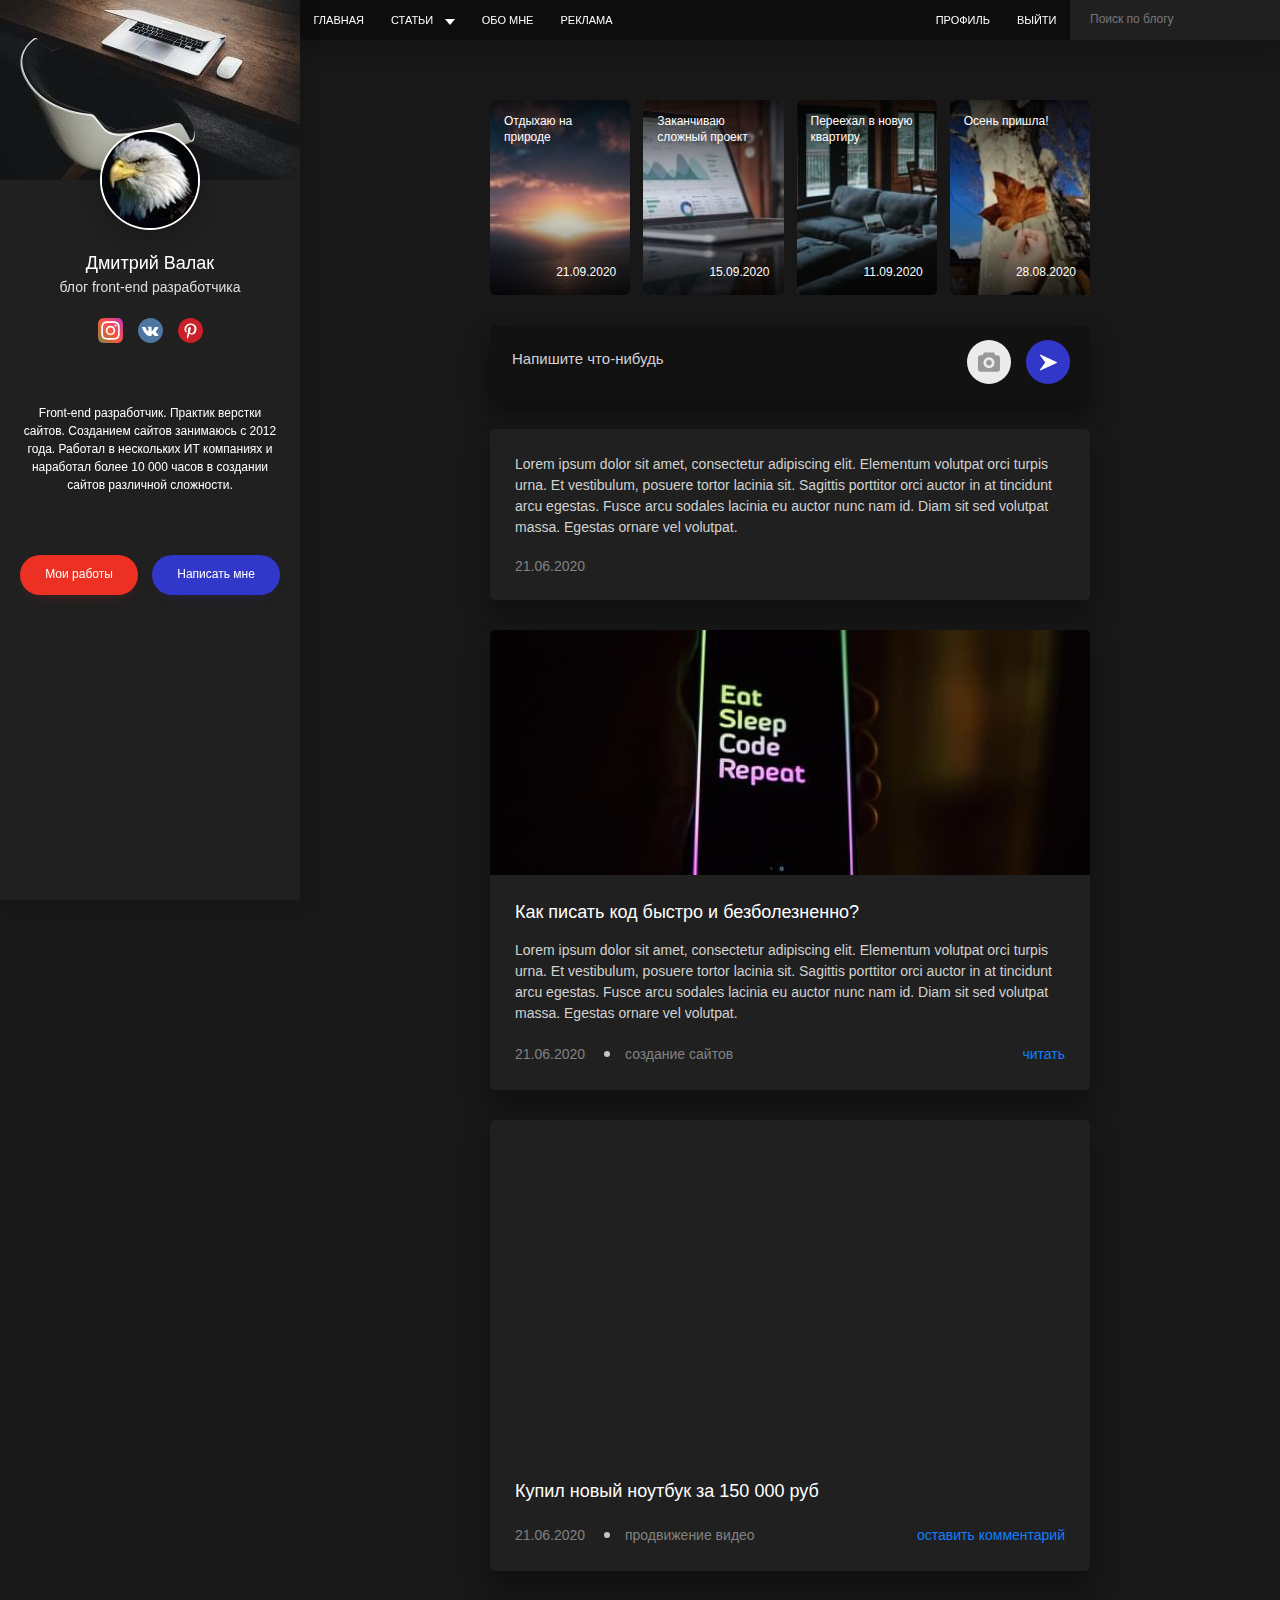
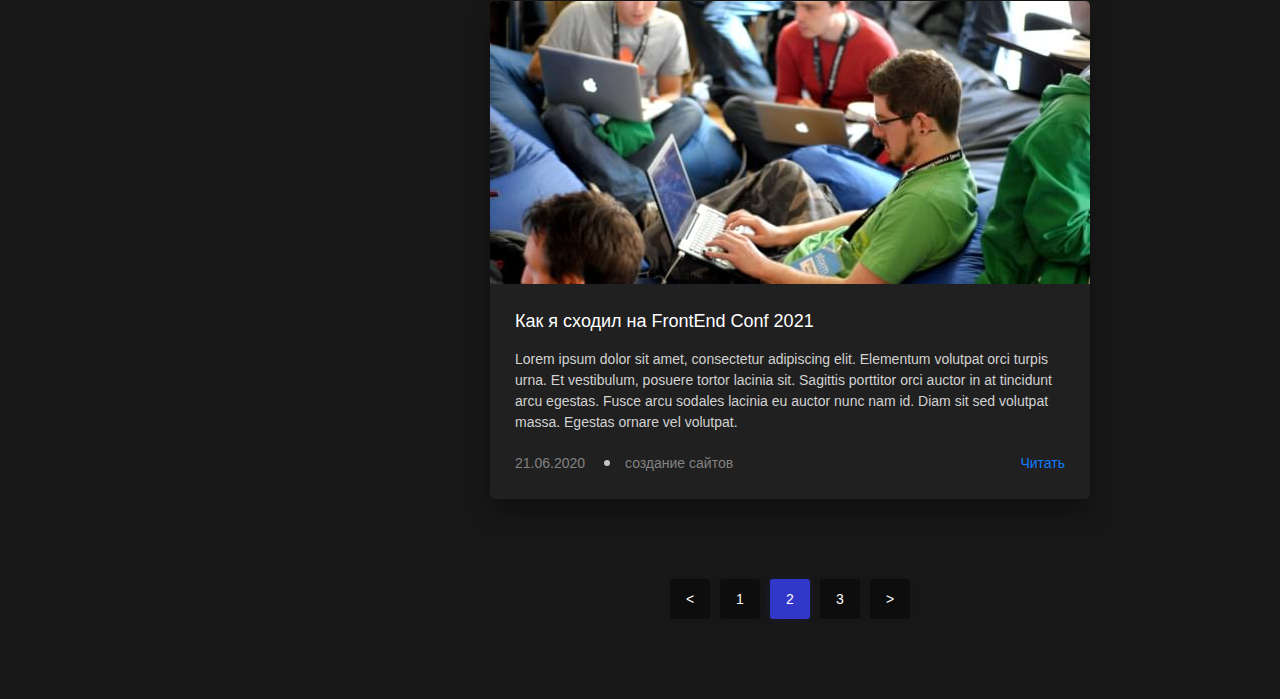
<file: index.html>
<!DOCTYPE html>
<html lang="ru">
<head>
    <meta charset="UTF-8">
    <link rel="stylesheet" href="assets/css/style.min.css">
    
    <!-- Useful meta tags -->
    <meta http-equiv="x-ua-compatible" content="ie=edge">
    <meta name="viewport" content="width=device-width, initial-scale=1, shrink-to-fit=no">
    <meta name="robots" content="index, follow">
    <meta name="google" content="notranslate">
    <meta name="format-detection" content="telephone=no">
    <meta name="description" content="">
    
    <title>CoolDay | Home</title>
</head>
<body>


    <div class="page" id="page">
        <!-- Header -->
        <header class="header">
            <div class="header__left">
            	<nav class="nav">
            		<ul class="nav__list">
            			<li class="nav__item">
            				<a class="nav__link" href="index.html">Главная</a>
            			</li>
                        <li class="nav__item">
                            <a class="nav__link has-subnav" href="#">Статьи</a>
        
                            <ul class="subnav">
                                <li>
                                    <a class="subnav__link" href="post.html">Создание сайтов</a>
                                </li>
                                <li>
                                    <a class="subnav__link" href="#">Интернет-маркетинг</a>
                                </li>
                                <li>
                                    <a class="subnav__link" href="#">Продвижение видео</a>
                                </li>
                            </ul>
                        </li>
                        <li class="nav__item">
                            <a class="nav__link" href="text.html">Обо мне</a>
                        </li>
                        <li class="nav__item">
                            <a class="nav__link" href="text.html">Реклама</a>
                        </li>
            		</ul>
            	</nav>
        
                <button class="burger active" type="button" id="sidebarToggle">
                    <span>Открыть навигацию</span>
                </button>
            </div>
        
            <div class="header__right">
            	<nav class="nav">
            		<ul class="nav__list">
            			<li class="nav__item">
            				<a class="nav__link" href="profile.html">Профиль</a>
            			</li>
                        <li class="nav__item">
                            <a class="nav__link" href="#">Выйти</a>
                        </li>
            		</ul>
            	</nav>
        
            	<form class="search" action="search.html" method="get">
            		<input class="search__input" type="text" placeholder="Поиск по блогу">
            	</form>
            </div>
        </header>

        <!-- Sidebar -->
         <aside class="sidebar" id="sidebar">
             <div class="sidebar__header">
                 <img src="../assets/images/sidebar/sidebar-header.jpg" alt="">
             </div>
         
             <div class="sidebar__content">
                 <div class="profile">
                     <img class="profile__avatar" src="../assets/images/sidebar/avatar.jpg" alt="">
                     
                     <div class="profile__header">
                         <div class="profile__name">Дмитрий Валак</div>
                         <div class="profile__prof">блог front-end разработчика</div>
                     </div>
         
                     <ul class="social">
                         <li class="social__item">
                             <a href="#" class="social__linc" target="_blank">
                                 <img src="../assets/images/sidebar/social/instagram.svg" alt="instagram">
                             </a>
                         </li>
                         <li class="social__item">
                             <a href="#" class="social__linc" target="_blank">
                                 <img src="../assets/images/sidebar/social/vk.svg" alt="vk">
                             </a>
                         </li>
                         <li class="social__item">
                             <a href="#" class="social__linc" target="_blank">
                                 <img src="../assets/images/sidebar/social/pinterest.svg" alt="pinterest">
                             </a>
                         </li>
                     </ul>
         
                     <div class="profile__text">
                         <p>Front-end разработчик. Практик верстки сайтов. Созданием сайтов занимаюсь с 2012 года. Работал в нескольких ИТ компаниях и наработал более 10 000 часов в создании сайтов различной сложности.</p>
                     </div>
                 </div><!-- /.profile -->
         
                 <nav class="nav nav--mobile">
                     <ul class="nav__list">
                         <li class="nav__item">
                             <a class="nav__link" href="index.html">Главная</a>
                         </li>
         
                         <li class="nav__item">
                             <a class="nav__link has-subnav" href="#">Статьи</a>
         
                             <ul class="subnav">
                                 <li>
                                     <a class="subnav__link" href="post.html">Создание сайтов</a>
                                 </li>
         
                                 <li>
                                     <a class="subnav__link" href="#">Интернет-маркетинг</a>
                                 </li>
         
                                 <li>
                                     <a class="subnav__link" href="#">Продвижение видео</a>
                                 </li>
                             </ul>
                         </li>
         
                         <li class="nav__item">
                             <a class="nav__link" href="text.html">Обо мне</a>
                         </li>
         
                         <li class="nav__item">
                             <a class="nav__link" href="text.html">Реклама</a>
                         </li>
         
                         <li class="nav__item">
                             <a class="nav__link" href="profile.html">Профиль</a>
                         </li>
         
                         <li class="nav__item">
                             <a class="nav__link" href="#">Выйти</a>
                         </li>
                     </ul>
                 </nav><!-- /.nav--mobile -->
             </div><!-- /.sidebar__content -->
         
             <div class="sidebar__footer">
                 <a class="btn btn--red" href="works.html" target="_blank">Мои работы</a>
                 <button class="btn btn--blue" type="button" data-modal="contact-modal">Написать мне</button>
             </div>
         </aside>
        <!-- Main -->
        <main class="main">
            <div class="container">
                
                <div class="stories">
                	<div class="stories__item" data-modal="story-modal">
                		<img class="stories__preview" src="assets/images/stories/stories-1.jpg" alt="">
                		<div class="stories__title">Отдыхаю на природе</div>
                		<time class="stories__date" datetime="2020-09-21 19:21">21.09.2020</time>
                	</div>
                
                	<div class="stories__item" data-modal="story-modal">
                		<img class="stories__preview" src="assets/images/stories/stories-2.jpg" alt="">
                		<div class="stories__title">Заканчиваю сложный проект</div>
                		<time class="stories__date" datetime="2020-09-15 19:21">15.09.2020</time>
                	</div>
                
                	<div class="stories__item" data-modal="story-modal">
                		<img class="stories__preview" src="assets/images/stories/stories-3.jpg" alt="">
                		<div class="stories__title">Переехал в новую квартиру</div>
                		<time class="stories__date" datetime="2020-09-11 19:21">11.09.2020</time>
                	</div>
                
                	<div class="stories__item" data-modal="story-modal">
                		<img class="stories__preview" src="assets/images/stories/stories-4.jpg" alt="">
                		<div class="stories__title">Осень пришла!</div>
                		<time class="stories__date" datetime="2020-08-28 19:21">28.08.2020</time>
                	</div>
                </div><!-- /.stories -->
                
                <div class="add-post">
                    <form class="add-post__form" action="/" method="post">
                        <textarea class="add-post__textarea" name="post-text" placeholder="Напишите что-нибудь" data-autoresize></textarea>
                
                        <div class="add-post__form-actions">
                            <label class="add-post__file" for="add-post-file">
                                <input type="file" id="add-post-file">
                            </label>
                            <button class="add-post__send" type="submit">
                                Отправить текст
                            </button>
                        </div>
                    </form>
                </div>
                
                <div class="post">
                	<div class="post__content">
                		<p class="post__description">Lorem ipsum dolor sit amet, consectetur adipiscing elit. Elementum volutpat orci turpis urna. Et vestibulum, posuere tortor lacinia sit. Sagittis porttitor orci auctor in at tincidunt arcu egestas. Fusce arcu sodales lacinia eu auctor nunc nam id. Diam sit sed volutpat massa. Egestas ornare vel volutpat.</p>
                	</div>
                
                	<div class="post__footer">
                		<ul class="post__data">
                			<li class="post__data-item">
                				<time datetime="2020-06-21 19:20">21.06.2020</time>
                			</li>
                		</ul>
                	</div>
                </div><!-- /.post -->
                
                <article class="post">
                	<div class="post__header post__header--prev">
                		<a href="post.html">
                			<img class="post__preview" src="assets/images/post-2.jpg" alt="Как писать код быстро и безболезненно?">	
                		</a>
                	</div>
                
                	<div class="post__content">
                		<h2 class="post__tilte">
                			<a href="post.html">Как писать код быстро и безболезненно?</a>
                		</h2>
                		<p class="post__description">Lorem ipsum dolor sit amet, consectetur adipiscing elit. Elementum volutpat orci turpis urna. Et vestibulum, posuere tortor lacinia sit. Sagittis porttitor orci auctor in at tincidunt arcu egestas. Fusce arcu sodales lacinia eu auctor nunc nam id. Diam sit sed volutpat massa. Egestas ornare vel volutpat.</p>
                	</div>
                
                	<div class="post__footer">
                		<ul class="post__data">
                			<li class="post__data-item">
                				<time datetime="2020-06-21 19:20">21.06.2020</time>
                			</li>
                			<li class="post__data-item">
                				<a href="post.html">создание сайтов</a>
                			</li>
                		</ul>
                
                		<a class="post__read" href="post.html">читать</a>
                	</div>
                </article><!-- /.post -->
                
                <article class="post">
                	<div class="post__header">
                		<div class="embed">
                			<iframe src="https://www.youtube.com/embed/p4zbV1MBJNs" title="YouTube video player" frameborder="0" allow="accelerometer; autoplay; clipboard-write; encrypted-media; gyroscope; picture-in-picture" allowfullscreen></iframe>
                		</div>
                	</div>
                
                	<div class="post__content">
                		<h2 class="post__tilte">
                			<a href="#">Купил новый ноутбук за 150 000 руб</a>
                		</h2>
                	</div>
                
                	<div class="post__footer">
                		<ul class="post__data">
                			<li class="post__data-item">
                				<time datetime="2020-06-21 19:20">21.06.2020</time>
                			</li>
                			<li class="post__data-item">
                				<a href="#">продвижение видео</a>
                			</li>
                
                		</ul>
                
                		<a class="post__read" href="#">оставить комментарий</a>
                	</div>
                </article><!-- /.post -->
                
                <article class="post">
                	<div class="post__header post__header--prev">
                		<a href="post.html">
                			<img class="post__preview" src="assets/images/post-3.jpg" alt="Как я сходил на FrontEnd Conf 2021">	
                		</a>
                	</div>
                
                	<div class="post__content">
                		<h2 class="post__tilte">
                			<a href="post.html">Как я сходил на FrontEnd Conf 2021</a>
                		</h2>
                		<p class="post__description">Lorem ipsum dolor sit amet, consectetur adipiscing elit. Elementum volutpat orci turpis urna. Et vestibulum, posuere tortor lacinia sit. Sagittis porttitor orci auctor in at tincidunt arcu egestas. Fusce arcu sodales lacinia eu auctor nunc nam id. Diam sit sed volutpat massa. Egestas ornare vel volutpat.</p>
                	</div>
                
                	<div class="post__footer">
                		<ul class="post__data">
                			<li class="post__data-item">
                				<time datetime="2020-06-21 19:20">21.06.2020</time>
                			</li>
                			<li class="post__data-item">
                				<a href="post.html">создание сайтов</a>
                			</li>
                		</ul>
                		
                		<a class="post__read" href="post.html">Читать</a>
                	</div>
                </article><!-- /.post -->
                
                <!-- pagination -->
                <ul class="pagination">
                	<li class="pagination__item">
                		<a class="pagination__link" href="#">&lt;</a>
                	</li>
                	<li class="pagination__item">
                		<a  class="pagination__link" href="#">1</a>
                	</li>
                	<li class="pagination__item">
                		<a class="pagination__link active" href="#">2</a>
                	</li>
                	<li class="pagination__item">
                		<a  class="pagination__link" href="#">3</a>
                	</li>
                	<li class="pagination__item">
                		<a  class="pagination__link" href="#">&gt;</a>
                	</li>
                </ul>
            </div>    
        </main>
    </div>

    <!-- Modals -->
    <div class="modal" id="story-modal">
    	<div class="modal__content modal__content--story">
    		<video class="modal__video" src="" poster="https://via.placeholder.com/420x580"></video>
    	</div>
    </div>    <div class="modal" id="contact-modal">
    	<div class="modal__content">
    		<button class="modal__close" type="button">
    			<img src="assets/images/close.svg" alt="Закрыть">
    		</button>
    
    		<form class="form" action="/" method="post">
    			
    			<div class="form__group form__group--mb">
    				<input class="form__control" type="text" placeholder="Ваше имя">
    				<span class="form__line"></span>
    			</div>
    
    			<div class="form__group form__group--mb">
    				<input class="form__control" type="email" placeholder="Ваш e-mail">
    				<span class="form__line"></span>
    			</div>
    
    			<div class="form__group form__group--mb">
    				<textarea class="form__control form__control--textarea" placeholder="Техт сообщения"></textarea>
    				<span class="form__line"></span>
    			</div>	
    
    			<div class="form__footer">
    				<div class="form__group form__group--mb">
    					<button class="btn btn--blue btn--rounded btn--sm" type="submit">Отправить</button>
    				</div>
    			</div>
    		</form>
    
    		<ul class="modal__footer">
    			<li>
    				e-mail: <a href="mailto:info@mywebsite.ru">info@mywebsite.ru</a>
    			</li>
    			<li>
    				тел: <a href="tel:+94323285622">+943-232-856-22</a>
    			</li>
    		</ul>
    	</div><!-- /.modal__content -->
    </div>    <div class="modal" id="share-modal">
    	<div class="modal__content modal__content--contact">
    		<button class="modal__close" type="button">
    			<img src="assets/images/close.svg" alt="Закрыть">
    		</button>
    
    		 <ul class="social">
                    <li class="social__item">
                        <a href="#" class="social__linc">
                            <img src="../assets/images/share/facebook.svg" alt="">
                        </a>
                    </li>
                    <li class="social__item">
                        <a href="#" class="social__linc">
                            <img src="../assets/images/share/twitter.svg" alt="">
                        </a>
                    </li>
                    <li class="social__item">
                        <a href="#" class="social__linc">
                            <img src="../assets/images/share/vk.svg" alt="">
                        </a>
                    </li>
                    <li class="social__item">
                        <a href="#" class="social__linc">
                            <img src="../assets/images/share/copy.svg" alt="">
                        </a>
                    </li>
                </ul>
    
    	</div><!-- /.modal__content -->
    </div>    
    <!-- JS -->
    <script src="assets/js/app.js"></script>
</body>
</html>
</file>
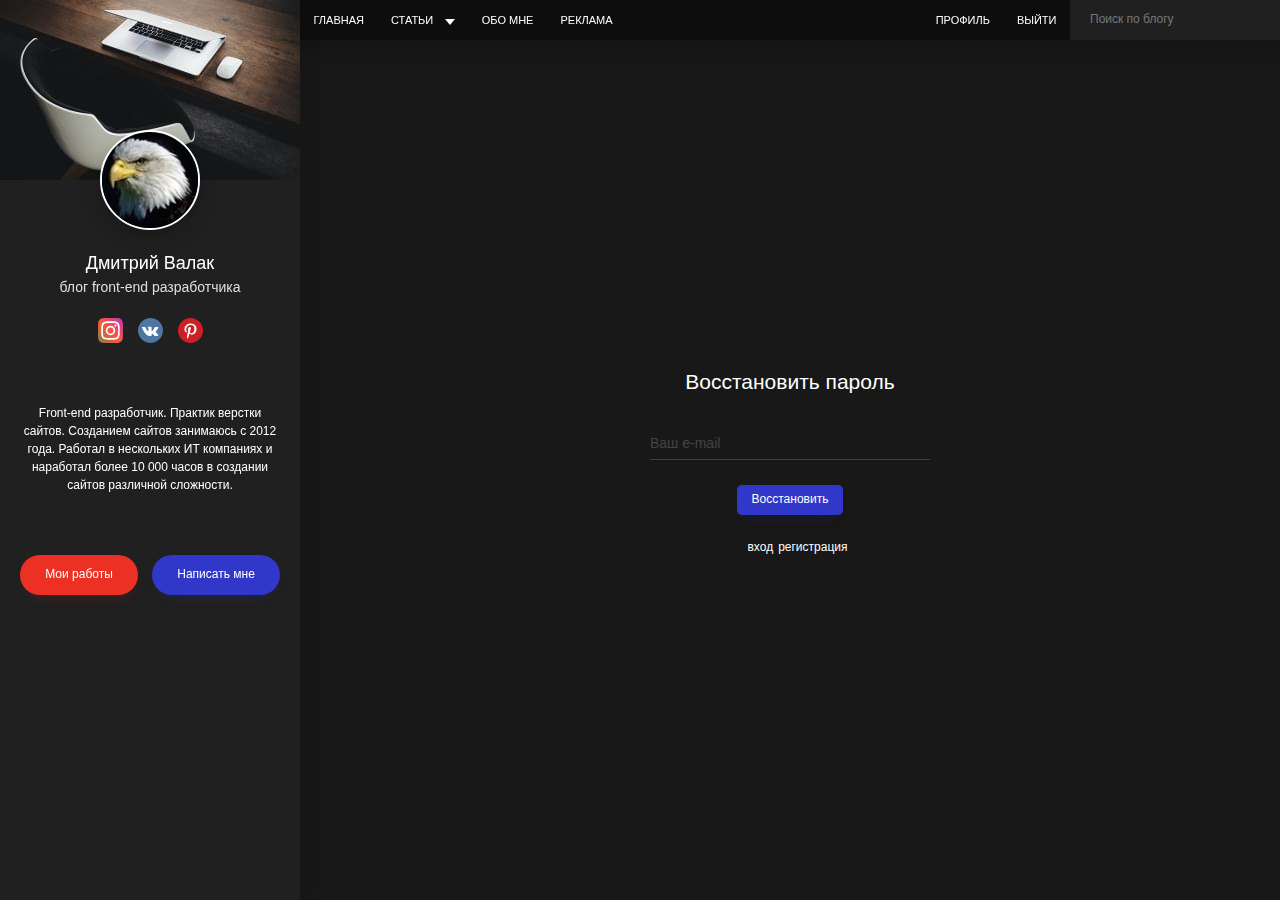
<file: reset.html>
<!DOCTYPE html>
<html lang="ru">
<head>
    <meta charset="UTF-8">
    <link rel="stylesheet" href="assets/css/style.min.css">
    
    <!-- Useful meta tags -->
    <meta http-equiv="x-ua-compatible" content="ie=edge">
    <meta name="viewport" content="width=device-width, initial-scale=1, shrink-to-fit=no">
    <meta name="robots" content="index, follow">
    <meta name="google" content="notranslate">
    <meta name="format-detection" content="telephone=no">
    <meta name="description" content="">
    
    <title>Reset</title>
</head>
<body>


    <div class="page" id="page">
        <!-- Header -->
        <header class="header">
            <div class="header__left">
            	<nav class="nav">
            		<ul class="nav__list">
            			<li class="nav__item">
            				<a class="nav__link" href="index.html">Главная</a>
            			</li>
                        <li class="nav__item">
                            <a class="nav__link has-subnav" href="#">Статьи</a>
        
                            <ul class="subnav">
                                <li>
                                    <a class="subnav__link" href="post.html">Создание сайтов</a>
                                </li>
                                <li>
                                    <a class="subnav__link" href="#">Интернет-маркетинг</a>
                                </li>
                                <li>
                                    <a class="subnav__link" href="#">Продвижение видео</a>
                                </li>
                            </ul>
                        </li>
                        <li class="nav__item">
                            <a class="nav__link" href="text.html">Обо мне</a>
                        </li>
                        <li class="nav__item">
                            <a class="nav__link" href="text.html">Реклама</a>
                        </li>
            		</ul>
            	</nav>
        
                <button class="burger active" type="button" id="sidebarToggle">
                    <span>Открыть навигацию</span>
                </button>
            </div>
        
            <div class="header__right">
            	<nav class="nav">
            		<ul class="nav__list">
            			<li class="nav__item">
            				<a class="nav__link" href="profile.html">Профиль</a>
            			</li>
                        <li class="nav__item">
                            <a class="nav__link" href="#">Выйти</a>
                        </li>
            		</ul>
            	</nav>
        
            	<form class="search" action="search.html" method="get">
            		<input class="search__input" type="text" placeholder="Поиск по блогу">
            	</form>
            </div>
        </header>

        <!-- Sidebar -->
         <aside class="sidebar" id="sidebar">
             <div class="sidebar__header">
                 <img src="../assets/images/sidebar/sidebar-header.jpg" alt="">
             </div>
         
             <div class="sidebar__content">
                 <div class="profile">
                     <img class="profile__avatar" src="../assets/images/sidebar/avatar.jpg" alt="">
                     
                     <div class="profile__header">
                         <div class="profile__name">Дмитрий Валак</div>
                         <div class="profile__prof">блог front-end разработчика</div>
                     </div>
         
                     <ul class="social">
                         <li class="social__item">
                             <a href="#" class="social__linc" target="_blank">
                                 <img src="../assets/images/sidebar/social/instagram.svg" alt="instagram">
                             </a>
                         </li>
                         <li class="social__item">
                             <a href="#" class="social__linc" target="_blank">
                                 <img src="../assets/images/sidebar/social/vk.svg" alt="vk">
                             </a>
                         </li>
                         <li class="social__item">
                             <a href="#" class="social__linc" target="_blank">
                                 <img src="../assets/images/sidebar/social/pinterest.svg" alt="pinterest">
                             </a>
                         </li>
                     </ul>
         
                     <div class="profile__text">
                         <p>Front-end разработчик. Практик верстки сайтов. Созданием сайтов занимаюсь с 2012 года. Работал в нескольких ИТ компаниях и наработал более 10 000 часов в создании сайтов различной сложности.</p>
                     </div>
                 </div><!-- /.profile -->
         
                 <nav class="nav nav--mobile">
                     <ul class="nav__list">
                         <li class="nav__item">
                             <a class="nav__link" href="index.html">Главная</a>
                         </li>
         
                         <li class="nav__item">
                             <a class="nav__link has-subnav" href="#">Статьи</a>
         
                             <ul class="subnav">
                                 <li>
                                     <a class="subnav__link" href="post.html">Создание сайтов</a>
                                 </li>
         
                                 <li>
                                     <a class="subnav__link" href="#">Интернет-маркетинг</a>
                                 </li>
         
                                 <li>
                                     <a class="subnav__link" href="#">Продвижение видео</a>
                                 </li>
                             </ul>
                         </li>
         
                         <li class="nav__item">
                             <a class="nav__link" href="text.html">Обо мне</a>
                         </li>
         
                         <li class="nav__item">
                             <a class="nav__link" href="text.html">Реклама</a>
                         </li>
         
                         <li class="nav__item">
                             <a class="nav__link" href="profile.html">Профиль</a>
                         </li>
         
                         <li class="nav__item">
                             <a class="nav__link" href="#">Выйти</a>
                         </li>
                     </ul>
                 </nav><!-- /.nav--mobile -->
             </div><!-- /.sidebar__content -->
         
             <div class="sidebar__footer">
                 <a class="btn btn--red" href="works.html" target="_blank">Мои работы</a>
                 <button class="btn btn--blue" type="button" data-modal="contact-modal">Написать мне</button>
             </div>
         </aside>
        <!-- Main -->
        <main class="main">
            <div class="container">
                
                <h1 class="page__title page__title--center">Восстановить пароль</h1>
                
                <form class="form form--auth" action="/" method="post">
                	<div class="form__group form__group--mb">
                		<input class="form__control" type="email" placeholder="Ваш e-mail">
                		<span class="form__line"></span>
                	</div>
                
                	<div class="form__footer form__footer--center">
                		<div class="form__group form__group--mb">
                			<button class="btn btn--blue btn--rounded btn--sm" type="submit">Восстановить</button>
                		</div>
                
                		<ul class="form__footer-list">
                			<li>
                			<li>
                				<a href="signin.html">вход</a>
                			</li>
                				<a href="signup.html">регистрация</a>
                			</li>
                		</ul>
                	</div>
                </form>
            </div>    
        </main>
    </div>

    <!-- Modals -->
    <div class="modal" id="story-modal">
    	<div class="modal__content modal__content--story">
    		<video class="modal__video" src="" poster="https://via.placeholder.com/420x580"></video>
    	</div>
    </div>    <div class="modal" id="contact-modal">
    	<div class="modal__content">
    		<button class="modal__close" type="button">
    			<img src="assets/images/close.svg" alt="Закрыть">
    		</button>
    
    		<form class="form" action="/" method="post">
    			
    			<div class="form__group form__group--mb">
    				<input class="form__control" type="text" placeholder="Ваше имя">
    				<span class="form__line"></span>
    			</div>
    
    			<div class="form__group form__group--mb">
    				<input class="form__control" type="email" placeholder="Ваш e-mail">
    				<span class="form__line"></span>
    			</div>
    
    			<div class="form__group form__group--mb">
    				<textarea class="form__control form__control--textarea" placeholder="Техт сообщения"></textarea>
    				<span class="form__line"></span>
    			</div>	
    
    			<div class="form__footer">
    				<div class="form__group form__group--mb">
    					<button class="btn btn--blue btn--rounded btn--sm" type="submit">Отправить</button>
    				</div>
    			</div>
    		</form>
    
    		<ul class="modal__footer">
    			<li>
    				e-mail: <a href="mailto:info@mywebsite.ru">info@mywebsite.ru</a>
    			</li>
    			<li>
    				тел: <a href="tel:+94323285622">+943-232-856-22</a>
    			</li>
    		</ul>
    	</div><!-- /.modal__content -->
    </div>    <div class="modal" id="share-modal">
    	<div class="modal__content modal__content--contact">
    		<button class="modal__close" type="button">
    			<img src="assets/images/close.svg" alt="Закрыть">
    		</button>
    
    		 <ul class="social">
                    <li class="social__item">
                        <a href="#" class="social__linc">
                            <img src="../assets/images/share/facebook.svg" alt="">
                        </a>
                    </li>
                    <li class="social__item">
                        <a href="#" class="social__linc">
                            <img src="../assets/images/share/twitter.svg" alt="">
                        </a>
                    </li>
                    <li class="social__item">
                        <a href="#" class="social__linc">
                            <img src="../assets/images/share/vk.svg" alt="">
                        </a>
                    </li>
                    <li class="social__item">
                        <a href="#" class="social__linc">
                            <img src="../assets/images/share/copy.svg" alt="">
                        </a>
                    </li>
                </ul>
    
    	</div><!-- /.modal__content -->
    </div>    
    <!-- JS -->
    <script src="assets/js/app.js"></script>
</body>
</html>
</file>
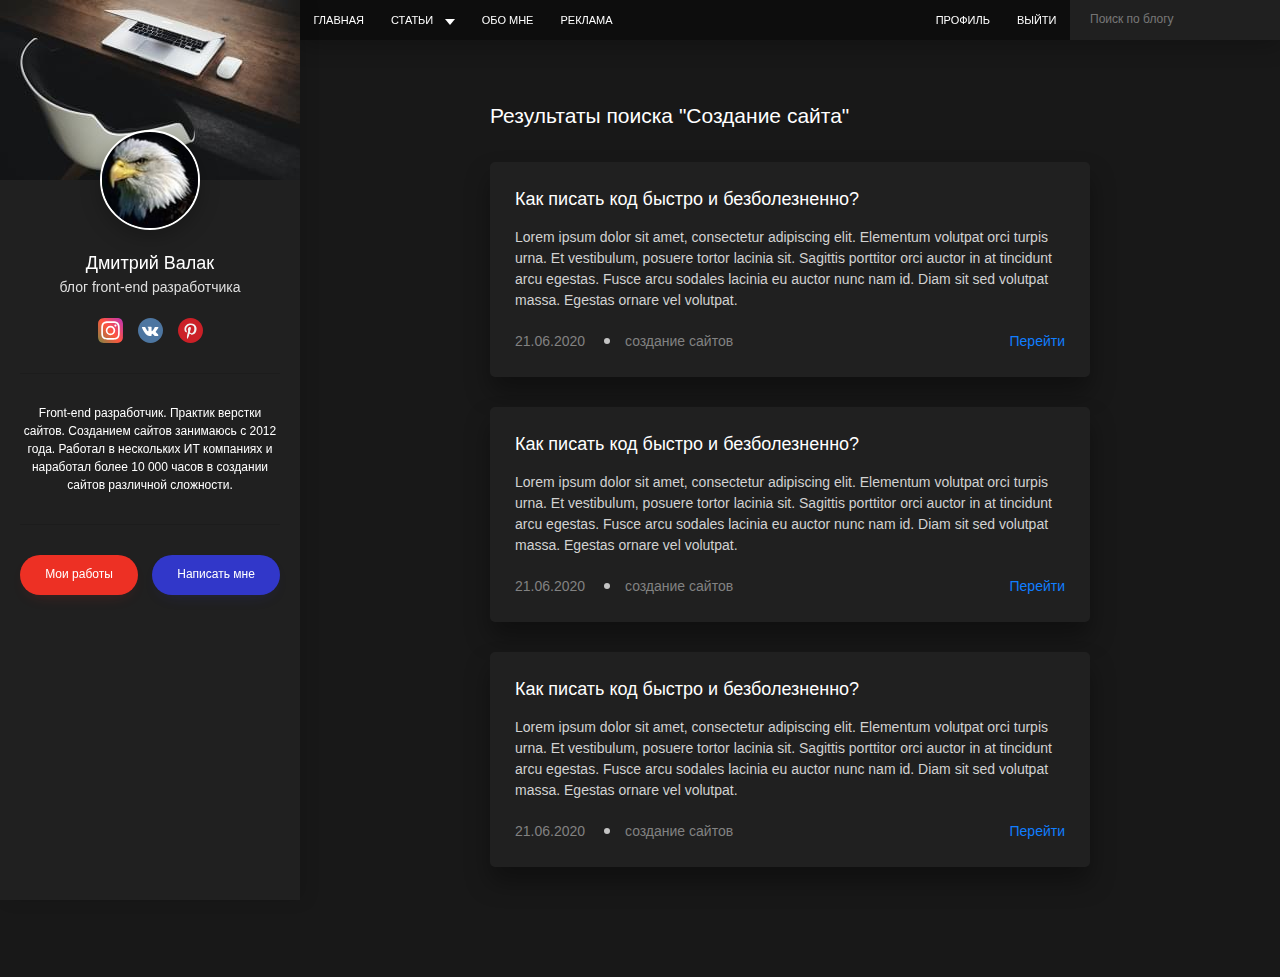
<file: search.html>
<!DOCTYPE html>
<html lang="ru">
<head>
    <meta charset="UTF-8">
    <link rel="stylesheet" href="assets/css/style.min.css">
    
    <!-- Useful meta tags -->
    <meta http-equiv="x-ua-compatible" content="ie=edge">
    <meta name="viewport" content="width=device-width, initial-scale=1, shrink-to-fit=no">
    <meta name="robots" content="index, follow">
    <meta name="google" content="notranslate">
    <meta name="format-detection" content="telephone=no">
    <meta name="description" content="">
    
    <title>Search</title>
</head>
<body>


    <div class="page" id="page">
        <!-- Header -->
        <header class="header">
            <div class="header__left">
            	<nav class="nav">
            		<ul class="nav__list">
            			<li class="nav__item">
            				<a class="nav__link" href="index.html">Главная</a>
            			</li>
                        <li class="nav__item">
                            <a class="nav__link has-subnav" href="#">Статьи</a>
        
                            <ul class="subnav">
                                <li>
                                    <a class="subnav__link" href="post.html">Создание сайтов</a>
                                </li>
                                <li>
                                    <a class="subnav__link" href="#">Интернет-маркетинг</a>
                                </li>
                                <li>
                                    <a class="subnav__link" href="#">Продвижение видео</a>
                                </li>
                            </ul>
                        </li>
                        <li class="nav__item">
                            <a class="nav__link" href="text.html">Обо мне</a>
                        </li>
                        <li class="nav__item">
                            <a class="nav__link" href="text.html">Реклама</a>
                        </li>
            		</ul>
            	</nav>
        
                <button class="burger active" type="button" id="sidebarToggle">
                    <span>Открыть навигацию</span>
                </button>
            </div>
        
            <div class="header__right">
            	<nav class="nav">
            		<ul class="nav__list">
            			<li class="nav__item">
            				<a class="nav__link" href="profile.html">Профиль</a>
            			</li>
                        <li class="nav__item">
                            <a class="nav__link" href="#">Выйти</a>
                        </li>
            		</ul>
            	</nav>
        
            	<form class="search" action="search.html" method="get">
            		<input class="search__input" type="text" placeholder="Поиск по блогу">
            	</form>
            </div>
        </header>

        <!-- Sidebar -->
         <aside class="sidebar" id="sidebar">
             <div class="sidebar__header">
                 <img src="../assets/images/sidebar/sidebar-header.jpg" alt="">
             </div>
         
             <div class="sidebar__content">
                 <div class="profile">
                     <img class="profile__avatar" src="../assets/images/sidebar/avatar.jpg" alt="">
                     
                     <div class="profile__header">
                         <div class="profile__name">Дмитрий Валак</div>
                         <div class="profile__prof">блог front-end разработчика</div>
                     </div>
         
                     <ul class="social">
                         <li class="social__item">
                             <a href="#" class="social__linc" target="_blank">
                                 <img src="../assets/images/sidebar/social/instagram.svg" alt="instagram">
                             </a>
                         </li>
                         <li class="social__item">
                             <a href="#" class="social__linc" target="_blank">
                                 <img src="../assets/images/sidebar/social/vk.svg" alt="vk">
                             </a>
                         </li>
                         <li class="social__item">
                             <a href="#" class="social__linc" target="_blank">
                                 <img src="../assets/images/sidebar/social/pinterest.svg" alt="pinterest">
                             </a>
                         </li>
                     </ul>
         
                     <div class="profile__text">
                         <p>Front-end разработчик. Практик верстки сайтов. Созданием сайтов занимаюсь с 2012 года. Работал в нескольких ИТ компаниях и наработал более 10 000 часов в создании сайтов различной сложности.</p>
                     </div>
                 </div><!-- /.profile -->
         
                 <nav class="nav nav--mobile">
                     <ul class="nav__list">
                         <li class="nav__item">
                             <a class="nav__link" href="index.html">Главная</a>
                         </li>
         
                         <li class="nav__item">
                             <a class="nav__link has-subnav" href="#">Статьи</a>
         
                             <ul class="subnav">
                                 <li>
                                     <a class="subnav__link" href="post.html">Создание сайтов</a>
                                 </li>
         
                                 <li>
                                     <a class="subnav__link" href="#">Интернет-маркетинг</a>
                                 </li>
         
                                 <li>
                                     <a class="subnav__link" href="#">Продвижение видео</a>
                                 </li>
                             </ul>
                         </li>
         
                         <li class="nav__item">
                             <a class="nav__link" href="text.html">Обо мне</a>
                         </li>
         
                         <li class="nav__item">
                             <a class="nav__link" href="text.html">Реклама</a>
                         </li>
         
                         <li class="nav__item">
                             <a class="nav__link" href="profile.html">Профиль</a>
                         </li>
         
                         <li class="nav__item">
                             <a class="nav__link" href="#">Выйти</a>
                         </li>
                     </ul>
                 </nav><!-- /.nav--mobile -->
             </div><!-- /.sidebar__content -->
         
             <div class="sidebar__footer">
                 <a class="btn btn--red" href="works.html" target="_blank">Мои работы</a>
                 <button class="btn btn--blue" type="button" data-modal="contact-modal">Написать мне</button>
             </div>
         </aside>
        <!-- Main -->
        <main class="main">
            <div class="container">
                
                <h1 class="page__title">Результаты поиска "Создание сайта"</h1>
                
                <article class="post">
                
                	<div class="post__content">
                		<h2 class="post__tilte">
                			<a href="post.html">Как писать код быстро и безболезненно?</a>
                		</h2>
                		<p class="post__description">Lorem ipsum dolor sit amet, consectetur adipiscing elit. Elementum volutpat orci turpis urna. Et vestibulum, posuere tortor lacinia sit. Sagittis porttitor orci auctor in at tincidunt arcu egestas. Fusce arcu sodales lacinia eu auctor nunc nam id. Diam sit sed volutpat massa. Egestas ornare vel volutpat.</p>
                	</div>
                
                	<div class="post__footer">
                		<ul class="post__data">
                			<li class="post__data-item">
                				<time datetime="2020-06-21 19:20">21.06.2020</time>
                			</li>
                			<li class="post__data-item">
                				<a href="post.html">создание сайтов</a>
                			</li>
                		</ul>
                
                		<a class="post__read" href="post.html">Перейти</a>
                	</div>
                </article><!-- /.post -->
                
                <article class="post">
                
                	<div class="post__content">
                		<h2 class="post__tilte">
                			<a href="post.html">Как писать код быстро и безболезненно?</a>
                		</h2>
                		<p class="post__description">Lorem ipsum dolor sit amet, consectetur adipiscing elit. Elementum volutpat orci turpis urna. Et vestibulum, posuere tortor lacinia sit. Sagittis porttitor orci auctor in at tincidunt arcu egestas. Fusce arcu sodales lacinia eu auctor nunc nam id. Diam sit sed volutpat massa. Egestas ornare vel volutpat.</p>
                	</div>
                
                	<div class="post__footer">
                		<ul class="post__data">
                			<li class="post__data-item">
                				<time datetime="2020-06-21 19:20">21.06.2020</time>
                			</li>
                			<li class="post__data-item">
                				<a href="post.html">создание сайтов</a>
                			</li>
                		</ul>
                
                		<a class="post__read" href="post.html">Перейти</a>
                	</div>
                </article><!-- /.post -->
                
                <article class="post">
                
                	<div class="post__content">
                		<h2 class="post__tilte">
                			<a href="post.html">Как писать код быстро и безболезненно?</a>
                		</h2>
                		<p class="post__description">Lorem ipsum dolor sit amet, consectetur adipiscing elit. Elementum volutpat orci turpis urna. Et vestibulum, posuere tortor lacinia sit. Sagittis porttitor orci auctor in at tincidunt arcu egestas. Fusce arcu sodales lacinia eu auctor nunc nam id. Diam sit sed volutpat massa. Egestas ornare vel volutpat.</p>
                	</div>
                
                	<div class="post__footer">
                		<ul class="post__data">
                			<li class="post__data-item">
                				<time datetime="2020-06-21 19:20">21.06.2020</time>
                			</li>
                			<li class="post__data-item">
                				<a href="post.html">создание сайтов</a>
                			</li>
                		</ul>
                
                		<a class="post__read" href="post.html">Перейти</a>
                	</div>
                </article><!-- /.post -->
                
            </div>    
        </main>
    </div>

    <!-- Modals -->
    <div class="modal" id="story-modal">
    	<div class="modal__content modal__content--story">
    		<video class="modal__video" src="" poster="https://via.placeholder.com/420x580"></video>
    	</div>
    </div>    <div class="modal" id="contact-modal">
    	<div class="modal__content">
    		<button class="modal__close" type="button">
    			<img src="assets/images/close.svg" alt="Закрыть">
    		</button>
    
    		<form class="form" action="/" method="post">
    			
    			<div class="form__group form__group--mb">
    				<input class="form__control" type="text" placeholder="Ваше имя">
    				<span class="form__line"></span>
    			</div>
    
    			<div class="form__group form__group--mb">
    				<input class="form__control" type="email" placeholder="Ваш e-mail">
    				<span class="form__line"></span>
    			</div>
    
    			<div class="form__group form__group--mb">
    				<textarea class="form__control form__control--textarea" placeholder="Техт сообщения"></textarea>
    				<span class="form__line"></span>
    			</div>	
    
    			<div class="form__footer">
    				<div class="form__group form__group--mb">
    					<button class="btn btn--blue btn--rounded btn--sm" type="submit">Отправить</button>
    				</div>
    			</div>
    		</form>
    
    		<ul class="modal__footer">
    			<li>
    				e-mail: <a href="mailto:info@mywebsite.ru">info@mywebsite.ru</a>
    			</li>
    			<li>
    				тел: <a href="tel:+94323285622">+943-232-856-22</a>
    			</li>
    		</ul>
    	</div><!-- /.modal__content -->
    </div>    <div class="modal" id="share-modal">
    	<div class="modal__content modal__content--contact">
    		<button class="modal__close" type="button">
    			<img src="assets/images/close.svg" alt="Закрыть">
    		</button>
    
    		 <ul class="social">
                    <li class="social__item">
                        <a href="#" class="social__linc">
                            <img src="../assets/images/share/facebook.svg" alt="">
                        </a>
                    </li>
                    <li class="social__item">
                        <a href="#" class="social__linc">
                            <img src="../assets/images/share/twitter.svg" alt="">
                        </a>
                    </li>
                    <li class="social__item">
                        <a href="#" class="social__linc">
                            <img src="../assets/images/share/vk.svg" alt="">
                        </a>
                    </li>
                    <li class="social__item">
                        <a href="#" class="social__linc">
                            <img src="../assets/images/share/copy.svg" alt="">
                        </a>
                    </li>
                </ul>
    
    	</div><!-- /.modal__content -->
    </div>    
    <!-- JS -->
    <script src="assets/js/app.js"></script>
</body>
</html>
</file>
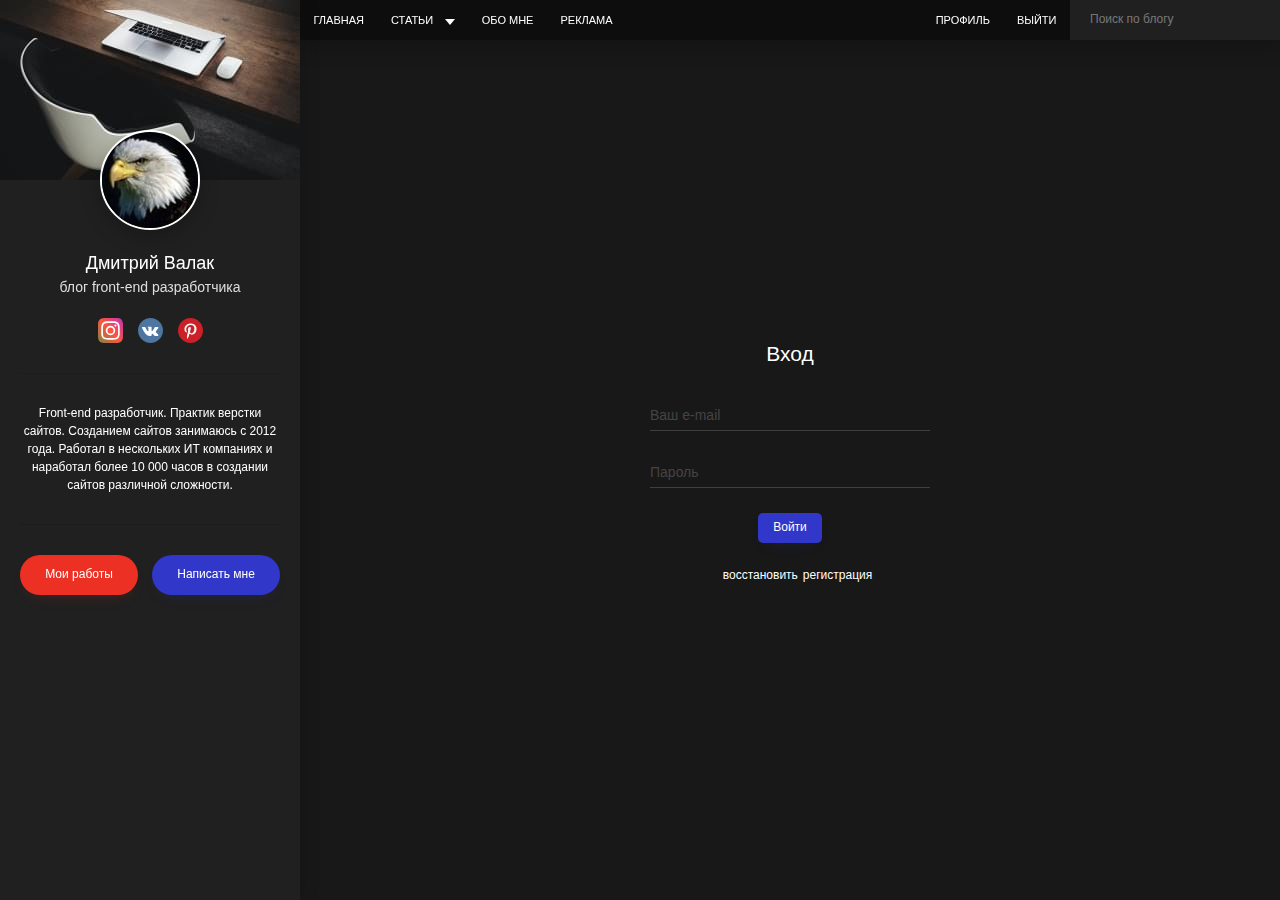
<file: signin.html>
<!DOCTYPE html>
<html lang="ru">
<head>
    <meta charset="UTF-8">
    <link rel="stylesheet" href="assets/css/style.min.css">
    
    <!-- Useful meta tags -->
    <meta http-equiv="x-ua-compatible" content="ie=edge">
    <meta name="viewport" content="width=device-width, initial-scale=1, shrink-to-fit=no">
    <meta name="robots" content="index, follow">
    <meta name="google" content="notranslate">
    <meta name="format-detection" content="telephone=no">
    <meta name="description" content="">
    
    <title>SignIn</title>
</head>
<body>


    <div class="page" id="page">
        <!-- Header -->
        <header class="header">
            <div class="header__left">
            	<nav class="nav">
            		<ul class="nav__list">
            			<li class="nav__item">
            				<a class="nav__link" href="index.html">Главная</a>
            			</li>
                        <li class="nav__item">
                            <a class="nav__link has-subnav" href="#">Статьи</a>
        
                            <ul class="subnav">
                                <li>
                                    <a class="subnav__link" href="post.html">Создание сайтов</a>
                                </li>
                                <li>
                                    <a class="subnav__link" href="#">Интернет-маркетинг</a>
                                </li>
                                <li>
                                    <a class="subnav__link" href="#">Продвижение видео</a>
                                </li>
                            </ul>
                        </li>
                        <li class="nav__item">
                            <a class="nav__link" href="text.html">Обо мне</a>
                        </li>
                        <li class="nav__item">
                            <a class="nav__link" href="text.html">Реклама</a>
                        </li>
            		</ul>
            	</nav>
        
                <button class="burger active" type="button" id="sidebarToggle">
                    <span>Открыть навигацию</span>
                </button>
            </div>
        
            <div class="header__right">
            	<nav class="nav">
            		<ul class="nav__list">
            			<li class="nav__item">
            				<a class="nav__link" href="profile.html">Профиль</a>
            			</li>
                        <li class="nav__item">
                            <a class="nav__link" href="#">Выйти</a>
                        </li>
            		</ul>
            	</nav>
        
            	<form class="search" action="search.html" method="get">
            		<input class="search__input" type="text" placeholder="Поиск по блогу">
            	</form>
            </div>
        </header>

        <!-- Sidebar -->
         <aside class="sidebar" id="sidebar">
             <div class="sidebar__header">
                 <img src="../assets/images/sidebar/sidebar-header.jpg" alt="">
             </div>
         
             <div class="sidebar__content">
                 <div class="profile">
                     <img class="profile__avatar" src="../assets/images/sidebar/avatar.jpg" alt="">
                     
                     <div class="profile__header">
                         <div class="profile__name">Дмитрий Валак</div>
                         <div class="profile__prof">блог front-end разработчика</div>
                     </div>
         
                     <ul class="social">
                         <li class="social__item">
                             <a href="#" class="social__linc" target="_blank">
                                 <img src="../assets/images/sidebar/social/instagram.svg" alt="instagram">
                             </a>
                         </li>
                         <li class="social__item">
                             <a href="#" class="social__linc" target="_blank">
                                 <img src="../assets/images/sidebar/social/vk.svg" alt="vk">
                             </a>
                         </li>
                         <li class="social__item">
                             <a href="#" class="social__linc" target="_blank">
                                 <img src="../assets/images/sidebar/social/pinterest.svg" alt="pinterest">
                             </a>
                         </li>
                     </ul>
         
                     <div class="profile__text">
                         <p>Front-end разработчик. Практик верстки сайтов. Созданием сайтов занимаюсь с 2012 года. Работал в нескольких ИТ компаниях и наработал более 10 000 часов в создании сайтов различной сложности.</p>
                     </div>
                 </div><!-- /.profile -->
         
                 <nav class="nav nav--mobile">
                     <ul class="nav__list">
                         <li class="nav__item">
                             <a class="nav__link" href="index.html">Главная</a>
                         </li>
         
                         <li class="nav__item">
                             <a class="nav__link has-subnav" href="#">Статьи</a>
         
                             <ul class="subnav">
                                 <li>
                                     <a class="subnav__link" href="post.html">Создание сайтов</a>
                                 </li>
         
                                 <li>
                                     <a class="subnav__link" href="#">Интернет-маркетинг</a>
                                 </li>
         
                                 <li>
                                     <a class="subnav__link" href="#">Продвижение видео</a>
                                 </li>
                             </ul>
                         </li>
         
                         <li class="nav__item">
                             <a class="nav__link" href="text.html">Обо мне</a>
                         </li>
         
                         <li class="nav__item">
                             <a class="nav__link" href="text.html">Реклама</a>
                         </li>
         
                         <li class="nav__item">
                             <a class="nav__link" href="profile.html">Профиль</a>
                         </li>
         
                         <li class="nav__item">
                             <a class="nav__link" href="#">Выйти</a>
                         </li>
                     </ul>
                 </nav><!-- /.nav--mobile -->
             </div><!-- /.sidebar__content -->
         
             <div class="sidebar__footer">
                 <a class="btn btn--red" href="works.html" target="_blank">Мои работы</a>
                 <button class="btn btn--blue" type="button" data-modal="contact-modal">Написать мне</button>
             </div>
         </aside>
        <!-- Main -->
        <main class="main">
            <div class="container">
                
                <h1 class="page__title page__title--center">Вход</h1>
                
                <form class="form form--auth" action="/" method="post">
                	<div class="form__group form__group--mb">
                		<input class="form__control" type="email" placeholder="Ваш e-mail">
                		<span class="form__line"></span>
                	</div>
                	<div class="form__group form__group--mb">
                		<input class="form__control" type="password" placeholder="Пароль">
                		<span class="form__line"></span>
                	</div>	
                
                	<div class="form__footer form__footer--center">
                		<div class="form__group form__group--mb">
                			<button class="btn btn--blue btn--rounded btn--sm" type="submit">Войти</button>
                		</div>
                
                		<ul class="form__footer-list">
                			<li>
                			<li>
                				<a href="reset.html">восстановить</a>
                			</li>
                				<a href="signup.html">регистрация</a>
                			</li>
                		</ul>
                	</div>
                </form>
            </div>    
        </main>
    </div>

    <!-- Modals -->
    <div class="modal" id="story-modal">
    	<div class="modal__content modal__content--story">
    		<video class="modal__video" src="" poster="https://via.placeholder.com/420x580"></video>
    	</div>
    </div>    <div class="modal" id="contact-modal">
    	<div class="modal__content">
    		<button class="modal__close" type="button">
    			<img src="assets/images/close.svg" alt="Закрыть">
    		</button>
    
    		<form class="form" action="/" method="post">
    			
    			<div class="form__group form__group--mb">
    				<input class="form__control" type="text" placeholder="Ваше имя">
    				<span class="form__line"></span>
    			</div>
    
    			<div class="form__group form__group--mb">
    				<input class="form__control" type="email" placeholder="Ваш e-mail">
    				<span class="form__line"></span>
    			</div>
    
    			<div class="form__group form__group--mb">
    				<textarea class="form__control form__control--textarea" placeholder="Техт сообщения"></textarea>
    				<span class="form__line"></span>
    			</div>	
    
    			<div class="form__footer">
    				<div class="form__group form__group--mb">
    					<button class="btn btn--blue btn--rounded btn--sm" type="submit">Отправить</button>
    				</div>
    			</div>
    		</form>
    
    		<ul class="modal__footer">
    			<li>
    				e-mail: <a href="mailto:info@mywebsite.ru">info@mywebsite.ru</a>
    			</li>
    			<li>
    				тел: <a href="tel:+94323285622">+943-232-856-22</a>
    			</li>
    		</ul>
    	</div><!-- /.modal__content -->
    </div>    <div class="modal" id="share-modal">
    	<div class="modal__content modal__content--contact">
    		<button class="modal__close" type="button">
    			<img src="assets/images/close.svg" alt="Закрыть">
    		</button>
    
    		 <ul class="social">
                    <li class="social__item">
                        <a href="#" class="social__linc">
                            <img src="../assets/images/share/facebook.svg" alt="">
                        </a>
                    </li>
                    <li class="social__item">
                        <a href="#" class="social__linc">
                            <img src="../assets/images/share/twitter.svg" alt="">
                        </a>
                    </li>
                    <li class="social__item">
                        <a href="#" class="social__linc">
                            <img src="../assets/images/share/vk.svg" alt="">
                        </a>
                    </li>
                    <li class="social__item">
                        <a href="#" class="social__linc">
                            <img src="../assets/images/share/copy.svg" alt="">
                        </a>
                    </li>
                </ul>
    
    	</div><!-- /.modal__content -->
    </div>    
    <!-- JS -->
    <script src="assets/js/app.js"></script>
</body>
</html>
</file>
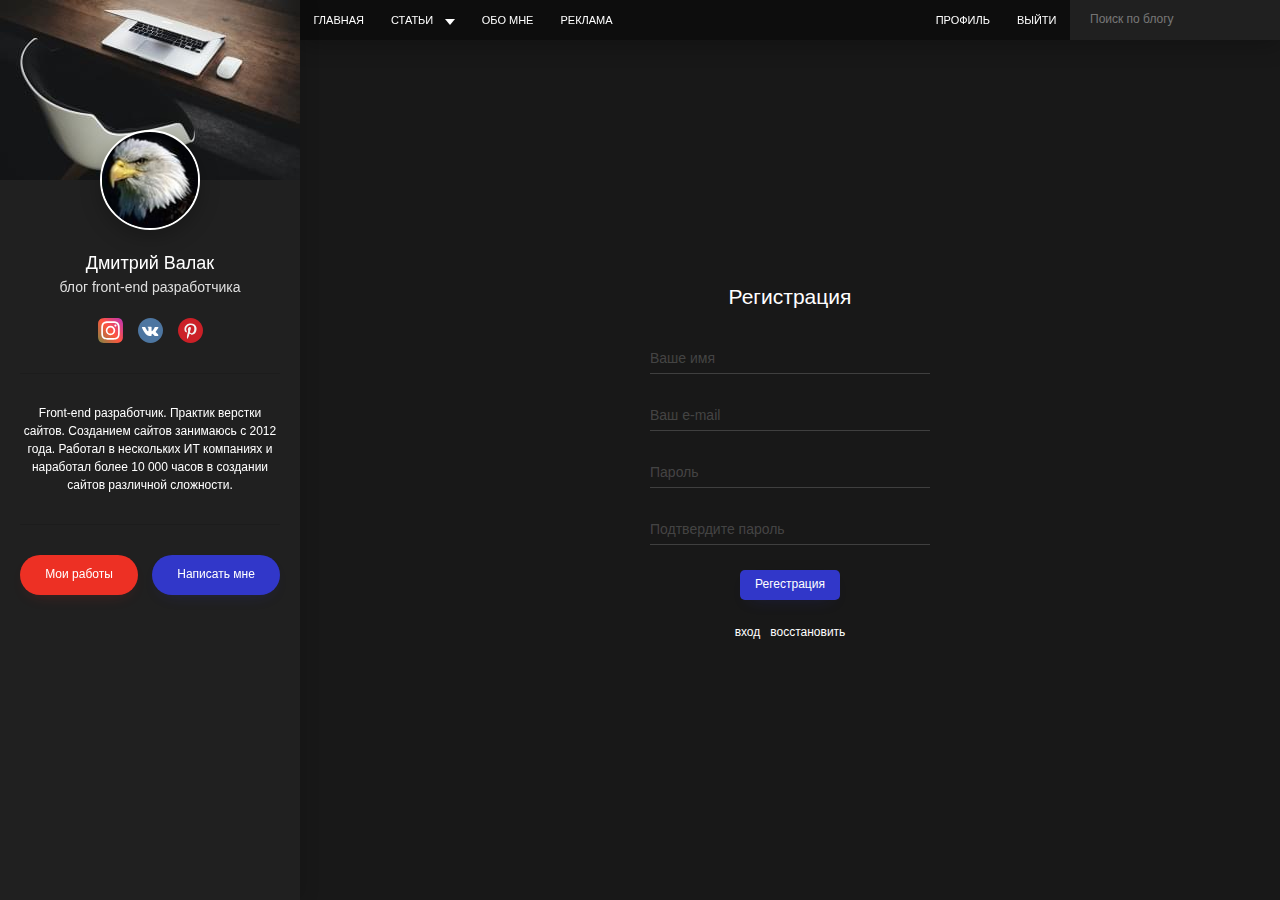
<file: signup.html>
<!DOCTYPE html>
<html lang="ru">
<head>
    <meta charset="UTF-8">
    <link rel="stylesheet" href="assets/css/style.min.css">
    
    <!-- Useful meta tags -->
    <meta http-equiv="x-ua-compatible" content="ie=edge">
    <meta name="viewport" content="width=device-width, initial-scale=1, shrink-to-fit=no">
    <meta name="robots" content="index, follow">
    <meta name="google" content="notranslate">
    <meta name="format-detection" content="telephone=no">
    <meta name="description" content="">
    
    <title>SignUp</title>
</head>
<body>


    <div class="page" id="page">
        <!-- Header -->
        <header class="header">
            <div class="header__left">
            	<nav class="nav">
            		<ul class="nav__list">
            			<li class="nav__item">
            				<a class="nav__link" href="index.html">Главная</a>
            			</li>
                        <li class="nav__item">
                            <a class="nav__link has-subnav" href="#">Статьи</a>
        
                            <ul class="subnav">
                                <li>
                                    <a class="subnav__link" href="post.html">Создание сайтов</a>
                                </li>
                                <li>
                                    <a class="subnav__link" href="#">Интернет-маркетинг</a>
                                </li>
                                <li>
                                    <a class="subnav__link" href="#">Продвижение видео</a>
                                </li>
                            </ul>
                        </li>
                        <li class="nav__item">
                            <a class="nav__link" href="text.html">Обо мне</a>
                        </li>
                        <li class="nav__item">
                            <a class="nav__link" href="text.html">Реклама</a>
                        </li>
            		</ul>
            	</nav>
        
                <button class="burger active" type="button" id="sidebarToggle">
                    <span>Открыть навигацию</span>
                </button>
            </div>
        
            <div class="header__right">
            	<nav class="nav">
            		<ul class="nav__list">
            			<li class="nav__item">
            				<a class="nav__link" href="profile.html">Профиль</a>
            			</li>
                        <li class="nav__item">
                            <a class="nav__link" href="#">Выйти</a>
                        </li>
            		</ul>
            	</nav>
        
            	<form class="search" action="search.html" method="get">
            		<input class="search__input" type="text" placeholder="Поиск по блогу">
            	</form>
            </div>
        </header>

        <!-- Sidebar -->
         <aside class="sidebar" id="sidebar">
             <div class="sidebar__header">
                 <img src="../assets/images/sidebar/sidebar-header.jpg" alt="">
             </div>
         
             <div class="sidebar__content">
                 <div class="profile">
                     <img class="profile__avatar" src="../assets/images/sidebar/avatar.jpg" alt="">
                     
                     <div class="profile__header">
                         <div class="profile__name">Дмитрий Валак</div>
                         <div class="profile__prof">блог front-end разработчика</div>
                     </div>
         
                     <ul class="social">
                         <li class="social__item">
                             <a href="#" class="social__linc" target="_blank">
                                 <img src="../assets/images/sidebar/social/instagram.svg" alt="instagram">
                             </a>
                         </li>
                         <li class="social__item">
                             <a href="#" class="social__linc" target="_blank">
                                 <img src="../assets/images/sidebar/social/vk.svg" alt="vk">
                             </a>
                         </li>
                         <li class="social__item">
                             <a href="#" class="social__linc" target="_blank">
                                 <img src="../assets/images/sidebar/social/pinterest.svg" alt="pinterest">
                             </a>
                         </li>
                     </ul>
         
                     <div class="profile__text">
                         <p>Front-end разработчик. Практик верстки сайтов. Созданием сайтов занимаюсь с 2012 года. Работал в нескольких ИТ компаниях и наработал более 10 000 часов в создании сайтов различной сложности.</p>
                     </div>
                 </div><!-- /.profile -->
         
                 <nav class="nav nav--mobile">
                     <ul class="nav__list">
                         <li class="nav__item">
                             <a class="nav__link" href="index.html">Главная</a>
                         </li>
         
                         <li class="nav__item">
                             <a class="nav__link has-subnav" href="#">Статьи</a>
         
                             <ul class="subnav">
                                 <li>
                                     <a class="subnav__link" href="post.html">Создание сайтов</a>
                                 </li>
         
                                 <li>
                                     <a class="subnav__link" href="#">Интернет-маркетинг</a>
                                 </li>
         
                                 <li>
                                     <a class="subnav__link" href="#">Продвижение видео</a>
                                 </li>
                             </ul>
                         </li>
         
                         <li class="nav__item">
                             <a class="nav__link" href="text.html">Обо мне</a>
                         </li>
         
                         <li class="nav__item">
                             <a class="nav__link" href="text.html">Реклама</a>
                         </li>
         
                         <li class="nav__item">
                             <a class="nav__link" href="profile.html">Профиль</a>
                         </li>
         
                         <li class="nav__item">
                             <a class="nav__link" href="#">Выйти</a>
                         </li>
                     </ul>
                 </nav><!-- /.nav--mobile -->
             </div><!-- /.sidebar__content -->
         
             <div class="sidebar__footer">
                 <a class="btn btn--red" href="works.html" target="_blank">Мои работы</a>
                 <button class="btn btn--blue" type="button" data-modal="contact-modal">Написать мне</button>
             </div>
         </aside>
        <!-- Main -->
        <main class="main">
            <div class="container">
                
                <h1 class="page__title page__title--center">Регистрация</h1>
                
                <form class="form form--auth" action="/" method="post">
                	<div class="form__group form__group--mb">
                		<input class="form__control" type="text" placeholder="Ваше имя">
                		<span class="form__line"></span>
                	</div>
                	<div class="form__group form__group--mb">
                		<input class="form__control" type="email" placeholder="Ваш e-mail">
                		<span class="form__line"></span>
                	</div>
                	<div class="form__group form__group--mb">
                		<input class="form__control" type="password" placeholder="Пароль">
                		<span class="form__line"></span>
                	</div>
                	<div class="form__group form__group--mb">
                		<input class="form__control" type="password" placeholder="Подтвердите пароль">
                		<span class="form__line"></span>
                	</div>	
                
                	<div class="form__footer form__footer--center">
                		<div class="form__group form__group--mb">
                			<button class="btn btn--blue btn--rounded btn--sm" type="submit">Регестрация</button>
                		</div>
                
                		<ul class="form__footer-list">
                			<li>
                				<a href="signin.html">вход</a>
                			</li>
                			<li>
                				<a href="reset.html">восстановить</a>
                			</li>
                		</ul>
                	</div>
                </form>
            </div>    
        </main>
    </div>

    <!-- Modals -->
    <div class="modal" id="story-modal">
    	<div class="modal__content modal__content--story">
    		<video class="modal__video" src="" poster="https://via.placeholder.com/420x580"></video>
    	</div>
    </div>    <div class="modal" id="contact-modal">
    	<div class="modal__content">
    		<button class="modal__close" type="button">
    			<img src="assets/images/close.svg" alt="Закрыть">
    		</button>
    
    		<form class="form" action="/" method="post">
    			
    			<div class="form__group form__group--mb">
    				<input class="form__control" type="text" placeholder="Ваше имя">
    				<span class="form__line"></span>
    			</div>
    
    			<div class="form__group form__group--mb">
    				<input class="form__control" type="email" placeholder="Ваш e-mail">
    				<span class="form__line"></span>
    			</div>
    
    			<div class="form__group form__group--mb">
    				<textarea class="form__control form__control--textarea" placeholder="Техт сообщения"></textarea>
    				<span class="form__line"></span>
    			</div>	
    
    			<div class="form__footer">
    				<div class="form__group form__group--mb">
    					<button class="btn btn--blue btn--rounded btn--sm" type="submit">Отправить</button>
    				</div>
    			</div>
    		</form>
    
    		<ul class="modal__footer">
    			<li>
    				e-mail: <a href="mailto:info@mywebsite.ru">info@mywebsite.ru</a>
    			</li>
    			<li>
    				тел: <a href="tel:+94323285622">+943-232-856-22</a>
    			</li>
    		</ul>
    	</div><!-- /.modal__content -->
    </div>    <div class="modal" id="share-modal">
    	<div class="modal__content modal__content--contact">
    		<button class="modal__close" type="button">
    			<img src="assets/images/close.svg" alt="Закрыть">
    		</button>
    
    		 <ul class="social">
                    <li class="social__item">
                        <a href="#" class="social__linc">
                            <img src="../assets/images/share/facebook.svg" alt="">
                        </a>
                    </li>
                    <li class="social__item">
                        <a href="#" class="social__linc">
                            <img src="../assets/images/share/twitter.svg" alt="">
                        </a>
                    </li>
                    <li class="social__item">
                        <a href="#" class="social__linc">
                            <img src="../assets/images/share/vk.svg" alt="">
                        </a>
                    </li>
                    <li class="social__item">
                        <a href="#" class="social__linc">
                            <img src="../assets/images/share/copy.svg" alt="">
                        </a>
                    </li>
                </ul>
    
    	</div><!-- /.modal__content -->
    </div>    
    <!-- JS -->
    <script src="assets/js/app.js"></script>
</body>
</html>
</file>
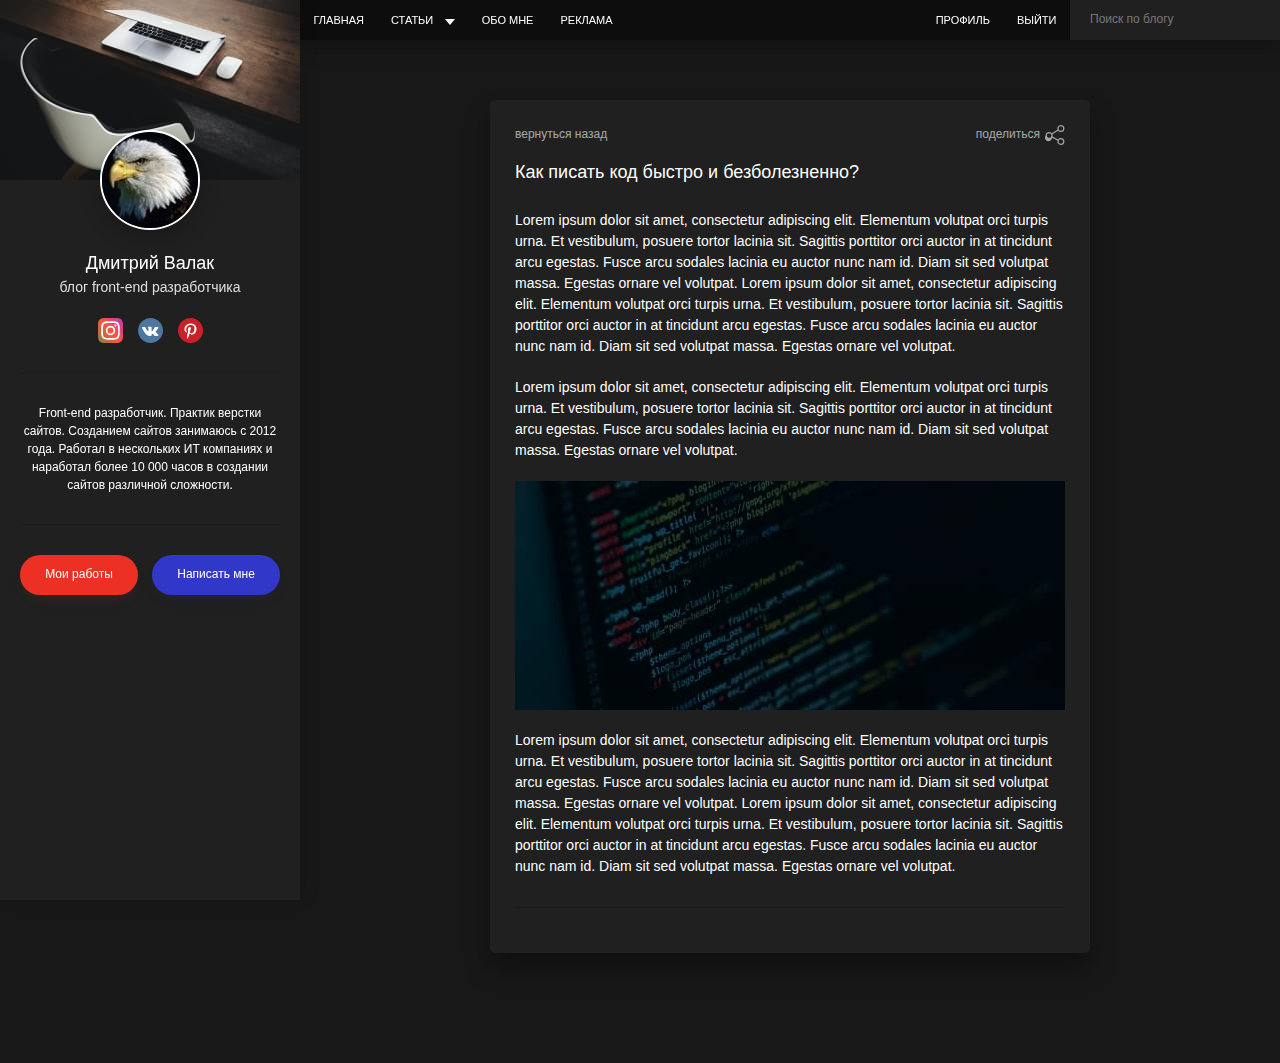
<file: text.html>
<!DOCTYPE html>
<html lang="ru">
<head>
    <meta charset="UTF-8">
    <link rel="stylesheet" href="assets/css/style.min.css">
    
    <!-- Useful meta tags -->
    <meta http-equiv="x-ua-compatible" content="ie=edge">
    <meta name="viewport" content="width=device-width, initial-scale=1, shrink-to-fit=no">
    <meta name="robots" content="index, follow">
    <meta name="google" content="notranslate">
    <meta name="format-detection" content="telephone=no">
    <meta name="description" content="">
    
    <title>Text Page</title>
</head>
<body>


    <div class="page" id="page">
        <!-- Header -->
        <header class="header">
            <div class="header__left">
            	<nav class="nav">
            		<ul class="nav__list">
            			<li class="nav__item">
            				<a class="nav__link" href="index.html">Главная</a>
            			</li>
                        <li class="nav__item">
                            <a class="nav__link has-subnav" href="#">Статьи</a>
        
                            <ul class="subnav">
                                <li>
                                    <a class="subnav__link" href="post.html">Создание сайтов</a>
                                </li>
                                <li>
                                    <a class="subnav__link" href="#">Интернет-маркетинг</a>
                                </li>
                                <li>
                                    <a class="subnav__link" href="#">Продвижение видео</a>
                                </li>
                            </ul>
                        </li>
                        <li class="nav__item">
                            <a class="nav__link" href="text.html">Обо мне</a>
                        </li>
                        <li class="nav__item">
                            <a class="nav__link" href="text.html">Реклама</a>
                        </li>
            		</ul>
            	</nav>
        
                <button class="burger active" type="button" id="sidebarToggle">
                    <span>Открыть навигацию</span>
                </button>
            </div>
        
            <div class="header__right">
            	<nav class="nav">
            		<ul class="nav__list">
            			<li class="nav__item">
            				<a class="nav__link" href="profile.html">Профиль</a>
            			</li>
                        <li class="nav__item">
                            <a class="nav__link" href="#">Выйти</a>
                        </li>
            		</ul>
            	</nav>
        
            	<form class="search" action="search.html" method="get">
            		<input class="search__input" type="text" placeholder="Поиск по блогу">
            	</form>
            </div>
        </header>

        <!-- Sidebar -->
         <aside class="sidebar" id="sidebar">
             <div class="sidebar__header">
                 <img src="../assets/images/sidebar/sidebar-header.jpg" alt="">
             </div>
         
             <div class="sidebar__content">
                 <div class="profile">
                     <img class="profile__avatar" src="../assets/images/sidebar/avatar.jpg" alt="">
                     
                     <div class="profile__header">
                         <div class="profile__name">Дмитрий Валак</div>
                         <div class="profile__prof">блог front-end разработчика</div>
                     </div>
         
                     <ul class="social">
                         <li class="social__item">
                             <a href="#" class="social__linc" target="_blank">
                                 <img src="../assets/images/sidebar/social/instagram.svg" alt="instagram">
                             </a>
                         </li>
                         <li class="social__item">
                             <a href="#" class="social__linc" target="_blank">
                                 <img src="../assets/images/sidebar/social/vk.svg" alt="vk">
                             </a>
                         </li>
                         <li class="social__item">
                             <a href="#" class="social__linc" target="_blank">
                                 <img src="../assets/images/sidebar/social/pinterest.svg" alt="pinterest">
                             </a>
                         </li>
                     </ul>
         
                     <div class="profile__text">
                         <p>Front-end разработчик. Практик верстки сайтов. Созданием сайтов занимаюсь с 2012 года. Работал в нескольких ИТ компаниях и наработал более 10 000 часов в создании сайтов различной сложности.</p>
                     </div>
                 </div><!-- /.profile -->
         
                 <nav class="nav nav--mobile">
                     <ul class="nav__list">
                         <li class="nav__item">
                             <a class="nav__link" href="index.html">Главная</a>
                         </li>
         
                         <li class="nav__item">
                             <a class="nav__link has-subnav" href="#">Статьи</a>
         
                             <ul class="subnav">
                                 <li>
                                     <a class="subnav__link" href="post.html">Создание сайтов</a>
                                 </li>
         
                                 <li>
                                     <a class="subnav__link" href="#">Интернет-маркетинг</a>
                                 </li>
         
                                 <li>
                                     <a class="subnav__link" href="#">Продвижение видео</a>
                                 </li>
                             </ul>
                         </li>
         
                         <li class="nav__item">
                             <a class="nav__link" href="text.html">Обо мне</a>
                         </li>
         
                         <li class="nav__item">
                             <a class="nav__link" href="text.html">Реклама</a>
                         </li>
         
                         <li class="nav__item">
                             <a class="nav__link" href="profile.html">Профиль</a>
                         </li>
         
                         <li class="nav__item">
                             <a class="nav__link" href="#">Выйти</a>
                         </li>
                     </ul>
                 </nav><!-- /.nav--mobile -->
             </div><!-- /.sidebar__content -->
         
             <div class="sidebar__footer">
                 <a class="btn btn--red" href="works.html" target="_blank">Мои работы</a>
                 <button class="btn btn--blue" type="button" data-modal="contact-modal">Написать мне</button>
             </div>
         </aside>
        <!-- Main -->
        <main class="main">
            <div class="container">
                
                <article class="post">
                	<div class="post__actions">
                		<a href="index.html">вернуться назад</a>
                		<a href="#">
                			поделиться<img class="post__actions-icon" src="assets/images/share.svg" alt="поделиться">
                		</a>
                	</div>
                	<div class="post__header post__header--open">
                		<h1 class="post__tilte  post__tilte--mb0">
                			Как писать код быстро и безболезненно?
                		</h1>
                	</div>
                
                	<div class="post__content">
                		<div class="post__text">
                		<p>Lorem ipsum dolor sit amet, consectetur adipiscing elit. Elementum volutpat orci turpis urna. Et vestibulum, posuere tortor lacinia sit. Sagittis porttitor orci auctor in at tincidunt arcu egestas. Fusce arcu sodales lacinia eu auctor nunc nam id. Diam sit sed volutpat massa. Egestas ornare vel volutpat. Lorem ipsum dolor sit amet, consectetur adipiscing elit. Elementum volutpat orci turpis urna. Et vestibulum, posuere tortor lacinia sit. Sagittis porttitor orci auctor in at tincidunt arcu egestas. Fusce arcu sodales lacinia eu auctor nunc nam id. Diam sit sed volutpat massa. Egestas ornare vel volutpat.</p>
                
                		<p>Lorem ipsum dolor sit amet, consectetur adipiscing elit. Elementum volutpat orci turpis urna. Et vestibulum, posuere tortor lacinia sit. Sagittis porttitor orci auctor in at tincidunt arcu egestas. Fusce arcu sodales lacinia eu auctor nunc nam id. Diam sit sed volutpat massa. Egestas ornare vel volutpat.</p>
                
                		<p>
                			<img src="assets/images/image.jpg" alt="">
                		</p>
                
                		<p>Lorem ipsum dolor sit amet, consectetur adipiscing elit. Elementum volutpat orci turpis urna. Et vestibulum, posuere tortor lacinia sit. Sagittis porttitor orci auctor in at tincidunt arcu egestas. Fusce arcu sodales lacinia eu auctor nunc nam id. Diam sit sed volutpat massa. Egestas ornare vel volutpat. Lorem ipsum dolor sit amet, consectetur adipiscing elit. Elementum volutpat orci turpis urna. Et vestibulum, posuere tortor lacinia sit. Sagittis porttitor orci auctor in at tincidunt arcu egestas. Fusce arcu sodales lacinia eu auctor nunc nam id. Diam sit sed volutpat massa. Egestas ornare vel volutpat.</p>
                		</div><!-- post__text -->
                			
                	</div><!-- /.post__content -->
                </article><!-- /.post -->
            </div>    
        </main>
    </div>

    <!-- Modals -->
    <div class="modal" id="story-modal">
    	<div class="modal__content modal__content--story">
    		<video class="modal__video" src="" poster="https://via.placeholder.com/420x580"></video>
    	</div>
    </div>    <div class="modal" id="contact-modal">
    	<div class="modal__content">
    		<button class="modal__close" type="button">
    			<img src="assets/images/close.svg" alt="Закрыть">
    		</button>
    
    		<form class="form" action="/" method="post">
    			
    			<div class="form__group form__group--mb">
    				<input class="form__control" type="text" placeholder="Ваше имя">
    				<span class="form__line"></span>
    			</div>
    
    			<div class="form__group form__group--mb">
    				<input class="form__control" type="email" placeholder="Ваш e-mail">
    				<span class="form__line"></span>
    			</div>
    
    			<div class="form__group form__group--mb">
    				<textarea class="form__control form__control--textarea" placeholder="Техт сообщения"></textarea>
    				<span class="form__line"></span>
    			</div>	
    
    			<div class="form__footer">
    				<div class="form__group form__group--mb">
    					<button class="btn btn--blue btn--rounded btn--sm" type="submit">Отправить</button>
    				</div>
    			</div>
    		</form>
    
    		<ul class="modal__footer">
    			<li>
    				e-mail: <a href="mailto:info@mywebsite.ru">info@mywebsite.ru</a>
    			</li>
    			<li>
    				тел: <a href="tel:+94323285622">+943-232-856-22</a>
    			</li>
    		</ul>
    	</div><!-- /.modal__content -->
    </div>    <div class="modal" id="share-modal">
    	<div class="modal__content modal__content--contact">
    		<button class="modal__close" type="button">
    			<img src="assets/images/close.svg" alt="Закрыть">
    		</button>
    
    		 <ul class="social">
                    <li class="social__item">
                        <a href="#" class="social__linc">
                            <img src="../assets/images/share/facebook.svg" alt="">
                        </a>
                    </li>
                    <li class="social__item">
                        <a href="#" class="social__linc">
                            <img src="../assets/images/share/twitter.svg" alt="">
                        </a>
                    </li>
                    <li class="social__item">
                        <a href="#" class="social__linc">
                            <img src="../assets/images/share/vk.svg" alt="">
                        </a>
                    </li>
                    <li class="social__item">
                        <a href="#" class="social__linc">
                            <img src="../assets/images/share/copy.svg" alt="">
                        </a>
                    </li>
                </ul>
    
    	</div><!-- /.modal__content -->
    </div>    
    <!-- JS -->
    <script src="assets/js/app.js"></script>
</body>
</html>
</file>
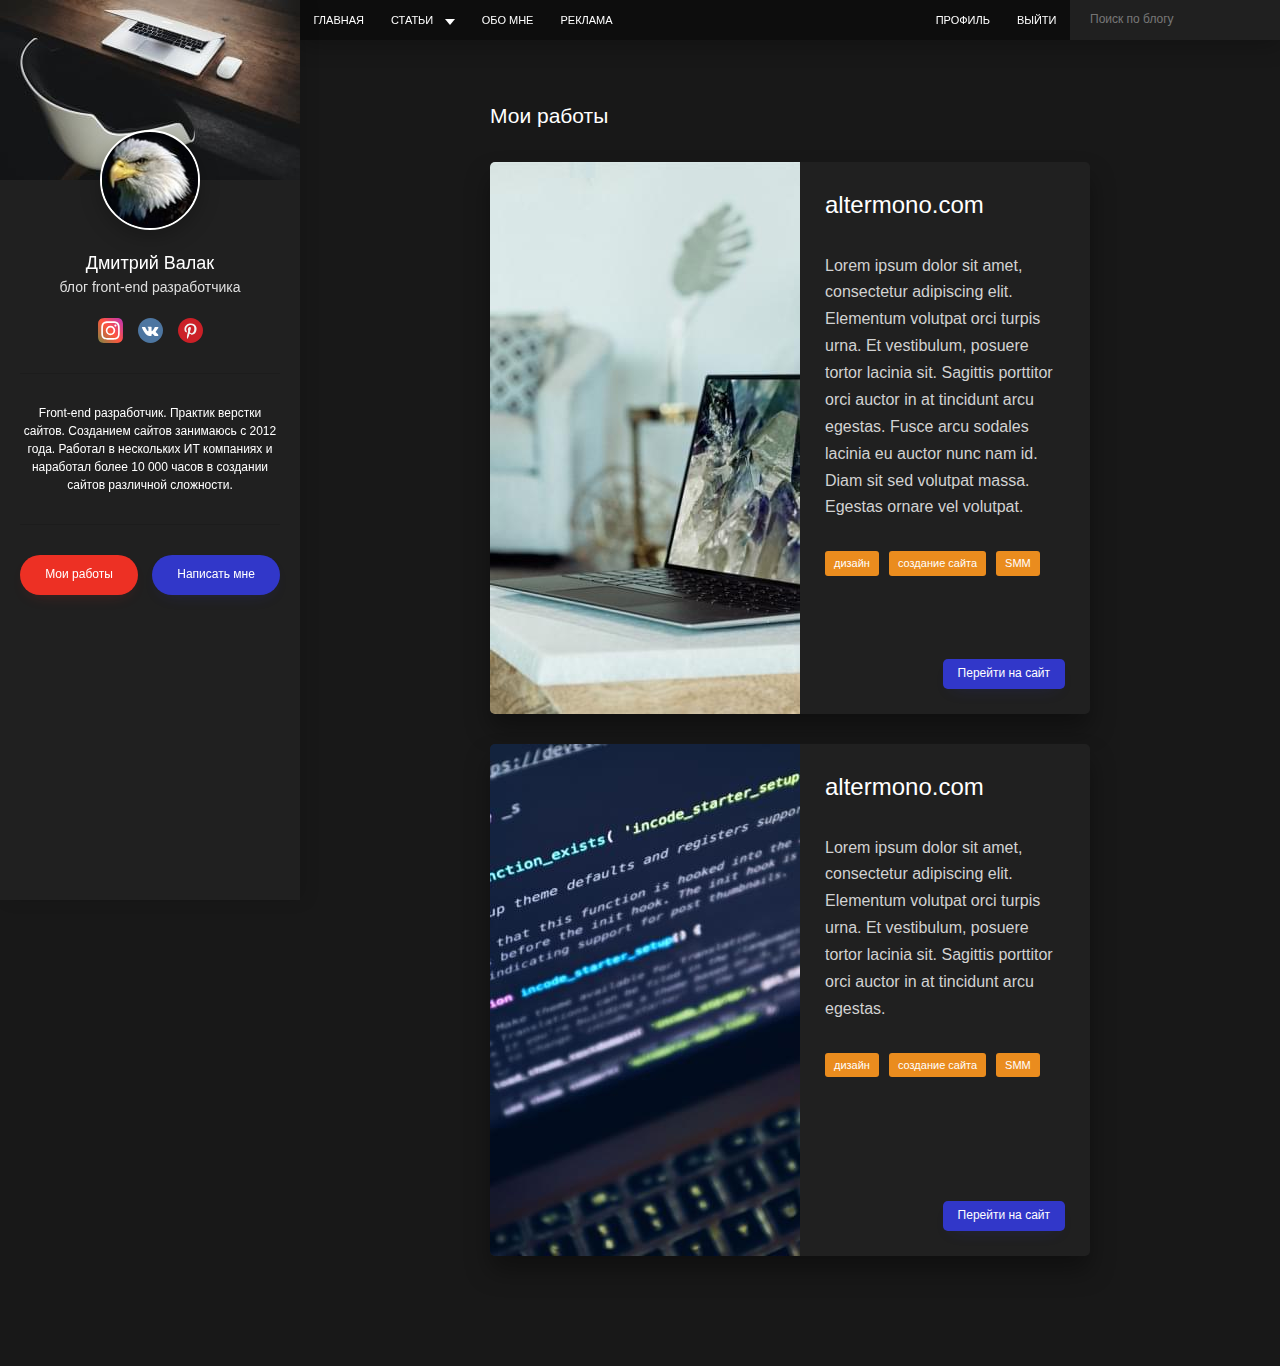
<file: works.html>
<!DOCTYPE html>
<html lang="ru">
<head>
    <meta charset="UTF-8">
    <link rel="stylesheet" href="assets/css/style.min.css">
    
    <!-- Useful meta tags -->
    <meta http-equiv="x-ua-compatible" content="ie=edge">
    <meta name="viewport" content="width=device-width, initial-scale=1, shrink-to-fit=no">
    <meta name="robots" content="index, follow">
    <meta name="google" content="notranslate">
    <meta name="format-detection" content="telephone=no">
    <meta name="description" content="">
    
    <title>Works</title>
</head>
<body>


    <div class="page" id="page">
        <!-- Header -->
        <header class="header">
            <div class="header__left">
            	<nav class="nav">
            		<ul class="nav__list">
            			<li class="nav__item">
            				<a class="nav__link" href="index.html">Главная</a>
            			</li>
                        <li class="nav__item">
                            <a class="nav__link has-subnav" href="#">Статьи</a>
        
                            <ul class="subnav">
                                <li>
                                    <a class="subnav__link" href="post.html">Создание сайтов</a>
                                </li>
                                <li>
                                    <a class="subnav__link" href="#">Интернет-маркетинг</a>
                                </li>
                                <li>
                                    <a class="subnav__link" href="#">Продвижение видео</a>
                                </li>
                            </ul>
                        </li>
                        <li class="nav__item">
                            <a class="nav__link" href="text.html">Обо мне</a>
                        </li>
                        <li class="nav__item">
                            <a class="nav__link" href="text.html">Реклама</a>
                        </li>
            		</ul>
            	</nav>
        
                <button class="burger active" type="button" id="sidebarToggle">
                    <span>Открыть навигацию</span>
                </button>
            </div>
        
            <div class="header__right">
            	<nav class="nav">
            		<ul class="nav__list">
            			<li class="nav__item">
            				<a class="nav__link" href="profile.html">Профиль</a>
            			</li>
                        <li class="nav__item">
                            <a class="nav__link" href="#">Выйти</a>
                        </li>
            		</ul>
            	</nav>
        
            	<form class="search" action="search.html" method="get">
            		<input class="search__input" type="text" placeholder="Поиск по блогу">
            	</form>
            </div>
        </header>

        <!-- Sidebar -->
         <aside class="sidebar" id="sidebar">
             <div class="sidebar__header">
                 <img src="../assets/images/sidebar/sidebar-header.jpg" alt="">
             </div>
         
             <div class="sidebar__content">
                 <div class="profile">
                     <img class="profile__avatar" src="../assets/images/sidebar/avatar.jpg" alt="">
                     
                     <div class="profile__header">
                         <div class="profile__name">Дмитрий Валак</div>
                         <div class="profile__prof">блог front-end разработчика</div>
                     </div>
         
                     <ul class="social">
                         <li class="social__item">
                             <a href="#" class="social__linc" target="_blank">
                                 <img src="../assets/images/sidebar/social/instagram.svg" alt="instagram">
                             </a>
                         </li>
                         <li class="social__item">
                             <a href="#" class="social__linc" target="_blank">
                                 <img src="../assets/images/sidebar/social/vk.svg" alt="vk">
                             </a>
                         </li>
                         <li class="social__item">
                             <a href="#" class="social__linc" target="_blank">
                                 <img src="../assets/images/sidebar/social/pinterest.svg" alt="pinterest">
                             </a>
                         </li>
                     </ul>
         
                     <div class="profile__text">
                         <p>Front-end разработчик. Практик верстки сайтов. Созданием сайтов занимаюсь с 2012 года. Работал в нескольких ИТ компаниях и наработал более 10 000 часов в создании сайтов различной сложности.</p>
                     </div>
                 </div><!-- /.profile -->
         
                 <nav class="nav nav--mobile">
                     <ul class="nav__list">
                         <li class="nav__item">
                             <a class="nav__link" href="index.html">Главная</a>
                         </li>
         
                         <li class="nav__item">
                             <a class="nav__link has-subnav" href="#">Статьи</a>
         
                             <ul class="subnav">
                                 <li>
                                     <a class="subnav__link" href="post.html">Создание сайтов</a>
                                 </li>
         
                                 <li>
                                     <a class="subnav__link" href="#">Интернет-маркетинг</a>
                                 </li>
         
                                 <li>
                                     <a class="subnav__link" href="#">Продвижение видео</a>
                                 </li>
                             </ul>
                         </li>
         
                         <li class="nav__item">
                             <a class="nav__link" href="text.html">Обо мне</a>
                         </li>
         
                         <li class="nav__item">
                             <a class="nav__link" href="text.html">Реклама</a>
                         </li>
         
                         <li class="nav__item">
                             <a class="nav__link" href="profile.html">Профиль</a>
                         </li>
         
                         <li class="nav__item">
                             <a class="nav__link" href="#">Выйти</a>
                         </li>
                     </ul>
                 </nav><!-- /.nav--mobile -->
             </div><!-- /.sidebar__content -->
         
             <div class="sidebar__footer">
                 <a class="btn btn--red" href="works.html" target="_blank">Мои работы</a>
                 <button class="btn btn--blue" type="button" data-modal="contact-modal">Написать мне</button>
             </div>
         </aside>
        <!-- Main -->
        <main class="main">
            <div class="container">
                
                <h1 class="page__title">Мои работы</h1>
                
                
                <article class="work">
                	<div class="work__preview">
                		<picture>
                			<source srcset="https://via.placeholder.com/575x150" media="(max-width: 575px)">
                			<img src="assets/images/works/work-1.jpg" alt="">			
                		</picture>
                	</div>
                	<div class="work__content">
                		<h2 class="work__title">
                			<a href="#" target="_blank">altermono.com</a>
                		</h2>
                
                		<div class="work__description">
                			<p>Lorem ipsum dolor sit amet, consectetur adipiscing elit. Elementum volutpat orci turpis urna. Et vestibulum, posuere tortor lacinia sit. Sagittis porttitor orci auctor in at tincidunt arcu egestas. Fusce arcu sodales lacinia eu auctor nunc nam id. Diam sit sed volutpat massa. Egestas ornare vel volutpat.</p>
                		</div>
                
                		<ul class="tags">
                			<li class="tags__item">дизайн</li>
                			<li class="tags__item">создание сайта</li>
                			<li class="tags__item">SMM</li>
                		</ul>
                
                		<div class="work__footer">
                			<a class="btn btn--blue btn--rounded btn--sm" href="#" target="_blank">Перейти на сайт</a>
                		</div>
                	</div>
                </article>
                
                <article class="work">
                	<div class="work__preview">
                		<picture>
                			<source srcset="https://via.placeholder.com/575x150/333" media="(max-width: 575px)">
                			<img src="assets/images/works/work-2.jpg" alt="">
                		</picture>
                	</div>
                	<div class="work__content">
                		<h2 class="work__title">
                			<a href="#" target="_blank">altermono.com</a>
                		</h2>
                
                		<div class="work__description">
                			<p>Lorem ipsum dolor sit amet, consectetur adipiscing elit. Elementum volutpat orci turpis urna. Et vestibulum, posuere tortor lacinia sit. Sagittis porttitor orci auctor in at tincidunt arcu egestas.</p>
                		</div>
                
                		<ul class="tags">
                			<li class="tags__item">дизайн</li>
                			<li class="tags__item">создание сайта</li>
                			<li class="tags__item">SMM</li>
                		</ul>
                
                		<div class="work__footer">
                			<a class="btn btn--blue btn--rounded btn--sm" href="#" target="_blank">Перейти на сайт</a>
                		</div>
                	</div>
                </article>
            </div>    
        </main>
    </div>

    <!-- Modals -->
    <div class="modal" id="story-modal">
    	<div class="modal__content modal__content--story">
    		<video class="modal__video" src="" poster="https://via.placeholder.com/420x580"></video>
    	</div>
    </div>    <div class="modal" id="contact-modal">
    	<div class="modal__content">
    		<button class="modal__close" type="button">
    			<img src="assets/images/close.svg" alt="Закрыть">
    		</button>
    
    		<form class="form" action="/" method="post">
    			
    			<div class="form__group form__group--mb">
    				<input class="form__control" type="text" placeholder="Ваше имя">
    				<span class="form__line"></span>
    			</div>
    
    			<div class="form__group form__group--mb">
    				<input class="form__control" type="email" placeholder="Ваш e-mail">
    				<span class="form__line"></span>
    			</div>
    
    			<div class="form__group form__group--mb">
    				<textarea class="form__control form__control--textarea" placeholder="Техт сообщения"></textarea>
    				<span class="form__line"></span>
    			</div>	
    
    			<div class="form__footer">
    				<div class="form__group form__group--mb">
    					<button class="btn btn--blue btn--rounded btn--sm" type="submit">Отправить</button>
    				</div>
    			</div>
    		</form>
    
    		<ul class="modal__footer">
    			<li>
    				e-mail: <a href="mailto:info@mywebsite.ru">info@mywebsite.ru</a>
    			</li>
    			<li>
    				тел: <a href="tel:+94323285622">+943-232-856-22</a>
    			</li>
    		</ul>
    	</div><!-- /.modal__content -->
    </div>    <div class="modal" id="share-modal">
    	<div class="modal__content modal__content--contact">
    		<button class="modal__close" type="button">
    			<img src="assets/images/close.svg" alt="Закрыть">
    		</button>
    
    		 <ul class="social">
                    <li class="social__item">
                        <a href="#" class="social__linc">
                            <img src="../assets/images/share/facebook.svg" alt="">
                        </a>
                    </li>
                    <li class="social__item">
                        <a href="#" class="social__linc">
                            <img src="../assets/images/share/twitter.svg" alt="">
                        </a>
                    </li>
                    <li class="social__item">
                        <a href="#" class="social__linc">
                            <img src="../assets/images/share/vk.svg" alt="">
                        </a>
                    </li>
                    <li class="social__item">
                        <a href="#" class="social__linc">
                            <img src="../assets/images/share/copy.svg" alt="">
                        </a>
                    </li>
                </ul>
    
    	</div><!-- /.modal__content -->
    </div>    
    <!-- JS -->
    <script src="assets/js/app.js"></script>
</body>
</html>
</file>
<file: assets/css/style.min.css>
/* http://meyerweb.com/eric/tools/css/reset/
   v2.0-modified | 20110126
   License: none (public domain)
*/
html, body, div, span, applet, object, iframe,
h1, h2, h3, h4, h5, h6, p, blockquote, pre,
a, abbr, acronym, address, big, cite, code,
del, dfn, em, img, ins, kbd, q, s, samp,
small, strike, strong, sub, sup, tt, var,
b, u, i, center,
dl, dt, dd, ol, ul, li,
fieldset, form, label, legend,
table, caption, tbody, tfoot, thead, tr, th, td,
article, aside, canvas, details, embed,
figure, figcaption, footer, header, hgroup,
menu, nav, output, ruby, section, summary,
time, mark, audio, video {
  margin: 0;
  padding: 0;
  border: 0;
  font-size: 100%;
  font: inherit;
  vertical-align: baseline;
}

/* make sure to set some focus styles for accessibility */
:focus {
  outline: 0;
}

/* HTML5 display-role reset for older browsers */
article, aside, details, figcaption, figure,
footer, header, hgroup, menu, nav, section {
  display: block;
}

body {
  line-height: 1;
}

ol, ul {
  list-style: none;
}

blockquote, q {
  quotes: none;
}

blockquote:before, blockquote:after,
q:before, q:after {
  content: "";
  content: none;
}

table {
  border-collapse: collapse;
  border-spacing: 0;
}

input[type=search]::-webkit-search-cancel-button,
input[type=search]::-webkit-search-decoration,
input[type=search]::-webkit-search-results-button,
input[type=search]::-webkit-search-results-decoration {
  -webkit-appearance: none;
  -moz-appearance: none;
}

input[type=search] {
  -webkit-appearance: none;
  -moz-appearance: none;
  -webkit-box-sizing: content-box;
  -moz-box-sizing: content-box;
  box-sizing: content-box;
}

textarea {
  overflow: auto;
  vertical-align: top;
  resize: vertical;
}

/**
 * Correct `inline-block` display not defined in IE 6/7/8/9 and Firefox 3.
 */
audio,
canvas,
video {
  display: inline-block;
  *display: inline;
  *zoom: 1;
  max-width: 100%;
}

/**
 * Prevent modern browsers from displaying `audio` without controls.
 * Remove excess height in iOS 5 devices.
 */
audio:not([controls]) {
  display: none;
  height: 0;
}

/**
 * Address styling not present in IE 7/8/9, Firefox 3, and Safari 4.
 * Known issue: no IE 6 support.
 */
[hidden] {
  display: none;
}

/**
 * 1. Correct text resizing oddly in IE 6/7 when body `font-size` is set using
 *    `em` units.
 * 2. Prevent iOS text size adjust after orientation change, without disabling
 *    user zoom.
 */
html {
  font-size: 100%;
  /* 1 */
  -webkit-text-size-adjust: 100%;
  /* 2 */
  -ms-text-size-adjust: 100%;
  /* 2 */
}

/**
 * Address `outline` inconsistency between Chrome and other browsers.
 */
a:focus {
  outline: thin dotted;
}

/**
 * Improve readability when focused and also mouse hovered in all browsers.
 */
a:active,
a:hover {
  outline: 0;
}

/**
 * 1. Remove border when inside `a` element in IE 6/7/8/9 and Firefox 3.
 * 2. Improve image quality when scaled in IE 7.
 */
img {
  border: 0;
  /* 1 */
  -ms-interpolation-mode: bicubic;
  /* 2 */
}

/**
 * Address margin not present in IE 6/7/8/9, Safari 5, and Opera 11.
 */
figure {
  margin: 0;
}

/**
 * Correct margin displayed oddly in IE 6/7.
 */
form {
  margin: 0;
}

/**
 * Define consistent border, margin, and padding.
 */
fieldset {
  border: 1px solid #c0c0c0;
  margin: 0 2px;
  padding: 0.35em 0.625em 0.75em;
}

/**
 * 1. Correct color not being inherited in IE 6/7/8/9.
 * 2. Correct text not wrapping in Firefox 3.
 * 3. Correct alignment displayed oddly in IE 6/7.
 */
legend {
  border: 0;
  /* 1 */
  padding: 0;
  white-space: normal;
  /* 2 */
  *margin-left: -7px;
  /* 3 */
}

/**
 * 1. Correct font size not being inherited in all browsers.
 * 2. Address margins set differently in IE 6/7, Firefox 3+, Safari 5,
 *    and Chrome.
 * 3. Improve appearance and consistency in all browsers.
 */
button,
input,
select,
textarea {
  font-size: 100%;
  /* 1 */
  margin: 0;
  /* 2 */
  vertical-align: baseline;
  /* 3 */
  *vertical-align: middle;
  /* 3 */
}

/**
 * Address Firefox 3+ setting `line-height` on `input` using `!important` in
 * the UA stylesheet.
 */
button,
input {
  line-height: normal;
}

/**
 * Address inconsistent `text-transform` inheritance for `button` and `select`.
 * All other form control elements do not inherit `text-transform` values.
 * Correct `button` style inheritance in Chrome, Safari 5+, and IE 6+.
 * Correct `select` style inheritance in Firefox 4+ and Opera.
 */
button,
select {
  text-transform: none;
}

/**
 * 1. Avoid the WebKit bug in Android 4.0.* where (2) destroys native `audio`
 *    and `video` controls.
 * 2. Correct inability to style clickable `input` types in iOS.
 * 3. Improve usability and consistency of cursor style between image-type
 *    `input` and others.
 * 4. Remove inner spacing in IE 7 without affecting normal text inputs.
 *    Known issue: inner spacing remains in IE 6.
 */
button,
html input[type=button],
input[type=reset],
input[type=submit] {
  -webkit-appearance: button;
  /* 2 */
  cursor: pointer;
  /* 3 */
  *overflow: visible;
  /* 4 */
}

/**
 * Re-set default cursor for disabled elements.
 */
button[disabled],
html input[disabled] {
  cursor: default;
}

/**
 * 1. Address box sizing set to content-box in IE 8/9.
 * 2. Remove excess padding in IE 8/9.
 * 3. Remove excess padding in IE 7.
 *    Known issue: excess padding remains in IE 6.
 */
input[type=checkbox],
input[type=radio] {
  box-sizing: border-box;
  /* 1 */
  padding: 0;
  /* 2 */
  *height: 13px;
  /* 3 */
  *width: 13px;
  /* 3 */
}

/**
 * 1. Address `appearance` set to `searchfield` in Safari 5 and Chrome.
 * 2. Address `box-sizing` set to `border-box` in Safari 5 and Chrome
 *    (include `-moz` to future-proof).
 */
input[type=search] {
  -webkit-appearance: textfield;
  /* 1 */
  -moz-box-sizing: content-box;
  -webkit-box-sizing: content-box;
  /* 2 */
  box-sizing: content-box;
}

/**
 * Remove inner padding and search cancel button in Safari 5 and Chrome
 * on OS X.
 */
input[type=search]::-webkit-search-cancel-button,
input[type=search]::-webkit-search-decoration {
  -webkit-appearance: none;
}

/**
 * Remove inner padding and border in Firefox 3+.
 */
button::-moz-focus-inner,
input::-moz-focus-inner {
  border: 0;
  padding: 0;
}

/**
 * 1. Remove default vertical scrollbar in IE 6/7/8/9.
 * 2. Improve readability and alignment in all browsers.
 */
textarea {
  overflow: auto;
  /* 1 */
  vertical-align: top;
  /* 2 */
}

/**
 * Remove most spacing between table cells.
 */
table {
  border-collapse: collapse;
  border-spacing: 0;
}

html,
button,
input,
select,
textarea {
  color: #222;
}

::-moz-selection {
  background: #b3d4fc;
  text-shadow: none;
}

::selection {
  background: #b3d4fc;
  text-shadow: none;
}

img {
  vertical-align: middle;
}

fieldset {
  border: 0;
  margin: 0;
  padding: 0;
}

textarea {
  resize: vertical;
}

.chromeframe {
  margin: 0.2em 0;
  background: #ccc;
  color: #000;
  padding: 0.2em 0;
}

html {
  font-size: 62.5%;
}

body {
  background-color: #181818;
  font-family: -apple-system, BlinkMacSystemFont, "Segoe UI", Roboto, "Helvetica Neue", Arial, "Noto Sans", sans-serif, "Apple Color Emoji", "Segoe UI Emoji", "Segoe UI Symbol", "Noto Color Emoji";
  font-size: 1.4rem;
  line-height: 1.5;
  color: #fff;
}
body.no-scroll {
  overflow: hidden;
}
@media (max-width: 991px) {
  body.show-sidebar {
    overflow: hidden;
  }
}

*,
*:before,
*:after {
  box-sizing: border-box;
}

a {
  text-decoration: none;
}
a:hover {
  text-decoration: underline;
}

/* Blocks */
.page {
  display: flex;
  flex-direction: column;
  justify-content: center;
  min-height: 100vh;
  overflow: hidden;
}
@media (max-width: 991px) {
  .show-sidebar .page {
    position: relative;
  }
}

.page__title {
  margin-bottom: 3rem;
  font-size: 2.1rem;
  color: #fff;
}
.page__title--center {
  text-align: center;
}

@media (max-width: 991px) {
  .page__mask {
    content: "";
    display: block;
    width: 100%;
    height: 100%;
    background-color: rgba(0, 0, 0, 0.9);
    position: absolute;
    top: 0;
    left: 0;
    z-index: 100;
  }
}

.header {
  display: flex;
  width: calc(100% - 300px);
  background-color: #0D0D0D;
  box-shadow: 0 5px 22px rgba(0, 0, 0, 0.25);
  position: fixed;
  top: 0;
  right: 0;
  z-index: 1000;
}
@media (max-width: 991px) {
  .header {
    width: 100%;
  }
}

.header__left {
  width: 60%;
}
@media (max-width: 991px) {
  .header__left {
    width: 40%;
  }
}

.header__right {
  width: 40%;
  display: flex;
  justify-content: flex-end;
}
@media (max-width: 991px) {
  .header__right {
    width: 60%;
  }
}

.burger {
  display: none;
  width: 3rem;
  height: 2rem;
  padding: 0;
  background: none;
  border: none;
  font-size: 0;
  color: transparent;
  position: absolute;
  top: 50%;
  left: 1.5rem;
  transform: translateY(-50%);
}
.burger:before, .burger:after,
.burger span {
  display: block;
  width: 100%;
  height: 2px;
  background-color: #fff;
  position: absolute;
  left: 0;
}
.burger:before, .burger:after {
  content: "";
  transition: transform 0.2s linear;
}
.burger:before {
  top: 0;
}
.burger:after {
  bottom: 0;
}
.burger span {
  top: 50%;
  transform: translateY(-50%);
  transition: opacity 0.2s linear;
}
.show-sidebar .burger span {
  opacity: 0;
}
.show-sidebar .burger:before, .show-sidebar .burger:after {
  top: 50%;
}
.show-sidebar .burger:before {
  transform: rotate(45deg);
}
.show-sidebar .burger:after {
  transform: rotate(-45deg);
}
@media (max-width: 991px) {
  .burger {
    display: block;
  }
}

.nav--mobile {
  display: none;
  margin: 3rem 0;
}
@media (max-width: 991px) {
  .nav {
    display: none;
  }
  .nav--mobile {
    display: block;
  }
}

.nav__list {
  display: flex;
}
@media (max-width: 991px) {
  .nav__list {
    flex-direction: column;
  }
}

.nav__item {
  position: relative;
}
.nav__item:hover .nav__link {
  background-color: #3137C9;
  text-decoration: none;
}
.nav__item:hover > .subnav {
  display: block;
}
@media (max-width: 991px) {
  .nav__item:hover .nav__link {
    background: none;
  }
}

.nav__link {
  display: block;
  padding: 1.35rem;
  font-size: 1.1rem;
  line-height: 1.2;
  text-transform: uppercase;
  color: #fff;
  text-decoration: none;
  transition: background-color 0.2s linear;
}
.nav__link.has-subnav {
  position: relative;
  padding-right: 3.5rem;
}
.nav__link.has-subnav:after {
  content: "";
  display: block;
  margin-top: 2px;
  border-style: solid;
  border-width: 6px 5px 0 5px;
  border-color: #fff transparent transparent transparent;
  position: absolute;
  top: 50%;
  right: 1.35rem;
  transform: translateY(-50%);
}
@media (max-width: 991px) {
  .nav__link {
    padding-left: 0;
    padding-right: 0;
    font-size: 1.6rem;
  }
}

.subnav {
  display: none;
  width: 16.5rem;
  padding: 0.5rem 0;
  background-color: #3137C9;
  border-radius: 0 0 5px 5px;
  box-shadow: 0 6px 8px rgba(0, 0, 0, 0.2);
  position: absolute;
  top: 100%;
  left: 0;
}
@media (max-width: 991px) {
  .subnav {
    position: static;
    width: 100%;
    padding-left: 1rem;
    background-color: transparent;
    box-shadow: none;
  }
}

.subnav__link {
  display: block;
  padding: 0.45rem 1.2rem;
  font-size: 1.2rem;
  color: #fff;
  transition: background-color 0.2s ease-in-out;
}
.subnav__link:hover {
  background-color: #2c31b4;
  text-decoration: none;
}
@media (max-width: 991px) {
  .subnav__link {
    padding-left: 0;
    padding-right: 0;
    font-size: 1.5rem;
  }
  .subnav__link:hover {
    background: none;
  }
}

.search {
  width: 100%;
  max-width: 21rem;
  background-color: #202020;
}

.search__input {
  display: block;
  width: 100%;
  padding: 1.2rem 2rem;
  background: transparent;
  border: none;
  font-family: inherit;
  font-size: 1.2rem;
  color: #fff;
}
.search__input::placeholder {
  color: rgba(255, 255, 255, 0.4);
}
@media (max-width: 991px) {
  .search__input {
    height: 4rem;
    padding-top: 0.9rem;
    padding-bottom: 0.9rem;
    font-size: 1.6rem;
  }
}

.sidebar {
  width: 300px;
  height: 100vh;
  background-color: #202020;
  box-shadow: 5px 0 15px rgba(5, 5, 5, 0.1);
  position: fixed;
  top: 0;
  left: 0;
  z-index: 1000;
}
@media (max-width: 991px) {
  .sidebar {
    display: flex;
    flex-direction: column;
    height: calc(100vh - 4rem);
    padding-bottom: 1.5rem;
    overflow: auto;
    top: 4rem;
    transform: translateX(-100%);
    transition: transform 0.2s linear;
  }
  .show-sidebar .sidebar {
    transform: translateX(0);
  }
}

.sidebar__header {
  height: 18rem;
  background-color: #121212;
}
.sidebar__header img {
  display: block;
  width: 100%;
  height: 100%;
  object-fit: cover;
}
@media (max-width: 991px) {
  .sidebar__header {
    height: 10rem;
  }
}

.sidebar__content {
  padding: 0 2rem;
}
@media (max-width: 991px) {
  .sidebar__content {
    flex-grow: 1;
  }
}

.sidebar__footer {
  display: flex;
  justify-content: space-between;
  padding: 0 2rem;
}

.main {
  padding: 10rem 0 8rem 300px;
}
@media (max-width: 991px) {
  .main {
    padding: 7rem 0 5rem;
  }
}

.container {
  max-width: 70rem;
  margin: 0 auto;
  padding-left: 5rem;
  padding-right: 5rem;
}
@media (max-width: 575px) {
  .container {
    padding-left: 1.5rem;
    padding-right: 1.5rem;
  }
}

.profile {
  margin-top: -5rem;
}
@media (max-width: 991px) {
  .profile {
    margin-top: -1.5rem;
    position: relative;
    border-bottom: 1px solid #1C1C1C;
  }
}

.profile__avatar {
  position: relative;
  display: block;
  width: 100px;
  height: 100px;
  margin: 0 auto 2rem;
  border: 2px solid #fff;
  box-shadow: 0 7px 20px rgba(0, 0, 0, 0.25);
  border-radius: 50%;
}
@media (max-width: 991px) {
  .profile__avatar {
    width: 6.5rem;
    height: 6.5rem;
    margin-left: 0;
    position: absolute;
    left: 0;
  }
}

.profile__header {
  margin-bottom: 2rem;
  text-align: center;
}
@media (max-width: 991px) {
  .profile__header {
    padding-top: 2rem;
    padding-left: 8rem;
    text-align: left;
  }
}

.profile__name {
  font-size: 1.8rem;
}
@media (max-width: 991px) {
  .profile__name {
    font-size: 1.5rem;
  }
}

.profile__prof {
  font-size: 1.4rem;
  font-weight: 300;
  color: #DEDEDE;
}
@media (max-width: 991px) {
  .profile__prof {
    font-size: 1.2rem;
  }
}

.profile__text {
  padding: 3rem 0;
  margin: 3rem 0;
  font-size: 1.2rem;
  text-align: center;
  border-top: 1px solid #1C1C1C;
  border-bottom: 1px solid #1C1C1C;
}
@media (max-width: 991px) {
  .profile__text {
    display: none;
  }
}

.social {
  display: flex;
  justify-content: center;
}

.social__item {
  margin: 0 0.75rem;
}

.btn {
  display: inline-block;
  vertical-align: top;
  padding: 1.12em 2.1em;
  background: #121212;
  border: none;
  cursor: pointer;
  border-radius: 3em;
  font-family: inherit;
  font-size: 1.2rem;
  line-height: 1.1;
  font-weight: 500;
  color: #fff;
  text-decoration: none;
  transition: background-color 0.2s linear;
}
.btn:hover {
  text-decoration: none;
}
.btn--red {
  background-color: #ED3024;
  box-shadow: 0 7px 17px -10px rgba(237, 48, 36, 0.3);
}
.btn--red:hover {
  background-color: #e51f13;
}
.btn--blue {
  background-color: #3137C9;
  box-shadow: 0 7px 17px -10px rgba(49, 55, 201, 0.3);
}
.btn--blue:hover, .btn--blue:focus {
  background-color: #2c31b4;
}
.btn--rounded {
  border-radius: 0.41em;
}
.btn--sm {
  padding: 0.7em 1.25em;
}

.stories {
  display: grid;
  grid-template-columns: 1fr 1fr 1fr 1fr;
  grid-column-gap: 13px;
  grid-template-rows: 195px;
  margin-bottom: 3rem;
}
@media (max-width: 575px) {
  .stories {
    grid-template-columns: 14rem 14rem 14rem 14rem;
    overflow: auto;
  }
}

.stories__item {
  overflow: hidden;
  position: relative;
  border-radius: 5px;
  border-style: 0 5px 15px rgba(0, 0, 0, 0.2);
  cursor: pointer;
}
.stories__item:after {
  content: "";
  display: block;
  width: 100%;
  height: 100%;
  background-image: linear-gradient(to bottom, rgba(0, 0, 0, 0.8), rgba(0, 0, 0, 0) 50%, rgba(0, 0, 0, 0.8));
  position: absolute;
  top: 0;
  left: 0;
  z-index: 2;
}
.stories__item:hover .stories__preview {
  transform: scale(1.3);
  transition-duration: 2s;
}

.stories__preview {
  display: block;
  width: 100%;
  height: 100%;
  object-fit: cover;
  position: absolute;
  top: 0;
  left: 0;
  z-index: 1;
  transform: scale(1.05);
  transition: transform 1s ease-in-out;
}

.stories__title,
.stories__date {
  width: 100%;
  padding: 1.4rem;
  font-size: 1.2rem;
  line-height: 1.3;
  color: #fff;
  position: absolute;
  left: 0;
  z-index: 3;
}

.stories__title {
  top: 0;
}

.stories__date {
  bottom: 0;
  text-align: right;
}

.add-post {
  padding: 1.5rem 2rem;
  margin-bottom: 3rem;
  background-color: #121212;
  box-shadow: 0 15px 25px rgba(0, 0, 0, 0.45);
  border-radius: 5px;
}
@media (max-width: 575px) {
  .add-post {
    padding: 1.5rem;
  }
}

.add-post__form {
  display: flex;
  align-items: flex-end;
}

.add-post__textarea {
  display: block;
  flex-grow: 1;
  width: 80%;
  height: 3.6rem;
  overflow: hidden;
  border: none;
  background: transparent;
  resize: none;
  font-size: 1.5rem;
  color: #fff;
  font-family: inherit;
}
.add-post__textarea::placeholder {
  color: #D2D2D2;
}

.add-post__form-actions {
  width: 12rem;
  flex-shrink: 0;
  display: flex;
  justify-content: flex-end;
}
@media (max-width: 575px) {
  .add-post__form-actions {
    width: 9rem;
  }
}

.add-post__file,
.add-post__send {
  display: block;
  width: 4.4rem;
  height: 4.4rem;
  border: none;
  border-radius: 50%;
  cursor: pointer;
  transition: background-color 0.2s linear;
}
@media (max-width: 575px) {
  .add-post__file,
.add-post__send {
    width: 3.4rem;
    height: 3.4rem;
  }
}

.add-post__file {
  background: #EBEBEB url("../images/add-photo.svg") center no-repeat;
}
.add-post__file input {
  display: none;
}
.add-post__file:hover {
  background-color: #dedede;
}
@media (max-width: 575px) {
  .add-post__file {
    background-size: 1.8rem;
  }
}

.add-post__send {
  margin-left: 1.5rem;
  font-size: 0;
  color: transparent;
  background: #3137C9 url("../images/send.svg") center no-repeat;
  background-color: #3137C9;
}
.add-post__send:hover {
  background-color: #2c31b4;
}
@media (max-width: 575px) {
  .add-post__send {
    background-size: 1.6rem;
  }
}

.post {
  margin-bottom: 3rem;
  padding: 2.5rem;
  overflow: hidden;
  background-color: #202020;
  box-shadow: 0 15px 25px rgba(0, 0, 0, 0.35);
  border-radius: 5px;
}
@media (max-width: 575px) {
  .post {
    padding: 1.5rem;
  }
}

.post__header {
  margin: 0 0 2.5rem;
}
.post__header--prev {
  margin: -2.5rem -2.5rem 2.5rem;
}

.post__preview {
  display: block;
  width: 100%;
  height: auto;
}

.post__tilte {
  margin-bottom: 1.5rem;
  font-size: 1.8rem;
  line-height: 1.4;
  color: #fff;
  font-weight: 500;
}
.post__tilte a {
  color: inherit;
}
.post__tilte--open {
  margin-bottom: 0.75rem;
}

.post__subtitle {
  margin-top: 3rem;
  margin-bottom: 2rem;
  font-size: 1.6rem;
  color: #fff;
  font-weight: 500;
}

.post__content {
  margin-bottom: 2rem;
}

.post__description {
  font-size: 1.4rem;
  color: #D2D2D2;
}

.post__text {
  padding-bottom: 1rem;
  font-size: 1.4rem;
  color: #fff;
  border-bottom: 1px solid #1C1C1C;
}
.post__text h2, .post__text h3, .post__text h4, .post__text h5, .post__text h6 {
  margin-bottom: 2rem;
  font-weight: 700;
}
.post__text h2 {
  font-size: 1.5em;
}
.post__text h3 {
  font-size: 1.25em;
}
.post__text h4 {
  font-size: 1.15em;
}
.post__text h5, .post__text h6 {
  font-size: 1em;
}
.post__text ul, .post__text ol {
  margin-bottom: 2rem;
}
.post__text ol {
  list-style: decimal;
  list-style-position: inside;
}
.post__text p {
  margin-bottom: 2rem;
}
.post__text a {
  color: #3137C9;
}
.post__text table {
  width: 100%;
  margin-bottom: 2rem;
}
.post__text img {
  display: block;
  max-width: 100%;
  height: auto;
}

.post__footer {
  display: flex;
  justify-content: space-between;
  align-items: center;
}
@media (max-width: 575px) {
  .post__footer {
    flex-direction: column;
    align-items: flex-start;
  }
}

.post__data {
  display: flex;
  color: #828282;
  line-height: 1.2;
}
.post__data a {
  color: inherit;
}
@media (max-width: 575px) {
  .post__data {
    margin-bottom: 1rem;
    font-size: 1.2rem;
  }
}

.post__data-item:not(:last-child):after {
  content: "";
  display: inline-block;
  width: 6px;
  height: 6px;
  margin: 0 1.5rem;
  position: relative;
  top: -2px;
  border-radius: 50%;
  background-color: #C4C4C4;
}

.post__read {
  font-size: 1.4rem;
  color: #107EFF;
  text-decoration: none;
}
.post__read:hover {
  text-decoration: underline;
}

.post__actions {
  display: flex;
  justify-content: space-between;
  margin-bottom: 1.5rem;
  font-size: 1.2rem;
  color: #fff;
}
.post__actions a {
  color: inherit;
  opacity: 0.6;
  transition: opacity 0.2s linear;
}
.post__actions a:hover {
  opacity: 1;
}

.post__actions-icon {
  margin-left: 0.5rem;
}

.embed,
.fr-video {
  display: block;
  position: relative;
  overflow: hidden;
}
.embed:before,
.fr-video:before {
  content: "";
  display: block;
  padding-top: 56.25%;
}
.embed iframe,
.embed video,
.embed object,
.embed embed,
.fr-video iframe,
.fr-video video,
.fr-video object,
.fr-video embed {
  width: 100%;
  height: 100%;
  position: absolute;
  top: 0;
  left: 0;
  z-index: 1;
}

.pagination {
  display: flex;
  justify-content: center;
  margin-top: 8rem;
}
@media (max-width: 575px) {
  .pagination {
    margin-top: 5rem;
  }
}

.pagination__item {
  margin: 0 0.5rem;
}

.pagination__link {
  display: block;
  width: 4rem;
  height: 4rem;
  background-color: #0D0D0D;
  border-radius: 3px;
  box-shadow: 0 0 10px rgba(0, 0, 0, 0.15);
  font-size: 1.4rem;
  line-height: 4rem;
  color: #fff;
  text-align: center;
  text-decoration: none;
  transition: background-color 0.2s linear;
}
.pagination__link:hover {
  background-color: #121212;
}
.pagination__link.active {
  background-color: #3137C9;
  box-shadow: 0 0 10px rgba(49, 55, 201, 0.15);
}

.related {
  padding-bottom: 0.5rem;
  border-bottom: 1px solid #1C1C1C;
}

.related__list {
  display: flex;
  flex-wrap: wrap;
}
@media (max-width: 575px) {
  .related__list {
    flex-direction: column;
  }
}

.related__list-item {
  width: 50%;
  margin-bottom: 2.5rem;
}
@media (max-width: 575px) {
  .related__list-item {
    width: 100%;
  }
}

.related__list-title {
  font-size: 1.4rem;
  color: #f3eba2;
  font-weight: 500;
  text-overflow: ellipsis;
  overflow: hidden;
  white-space: nowrap;
}
.related__list-title a {
  color: inherit;
}

.related__list-date {
  font-size: 1.2rem;
  color: #828282;
}

.comments {
  margin-top: 5rem;
}

.comments__item {
  margin-bottom: 3rem;
}
.comments__item > .comments {
  padding-left: 3rem;
  margin-top: 3rem;
}
@media (max-width: 575px) {
  .comments__item > .comments {
    padding-left: 1.5rem;
  }
}

.comments__header {
  display: flex;
  margin-bottom: 1.5rem;
}

.comments__avatar {
  width: 3rem;
  height: 3rem;
  border-radius: 50%;
}

.comments__author {
  flex-grow: 1;
  padding-left: 1.5rem;
  font-size: 1.2rem;
  line-height: 1.4;
}

.comments__name {
  color: #fff;
  font-weight: 500;
}

.comments__pubdate {
  color: #757575;
}

.comments__text {
  margin-bottom: 1rem;
  font-size: 1.2rem;
  line-height: 1.3;
  color: #fff;
}

.comments__reply {
  padding: 0;
  background: none;
  border: none;
  cursor: pointer;
  font-family: inherit;
  font-size: 1.2rem;
  line-height: 1.1;
  color: #3137C9;
}
.comments__reply:hover {
  text-decoration: underline;
}

.form--auth {
  max-width: 28rem;
  margin: 0 auto;
}

.form__group {
  margin-bottom: 1.5rem;
  position: relative;
}
.form__group--mb {
  margin-bottom: 2.5rem;
}

.form__control {
  display: block;
  width: 100%;
  padding: 0.75rem 0;
  background: none;
  border: none;
  border-bottom: 1px solid #3F3F3F;
  border-radius: 0;
  box-shadow: none;
  font-family: inherit;
  font-size: 1.4rem;
  color: #fff;
}
.form__control::placeholder {
  color: rgba(255, 255, 255, 0.2);
}
.form__control:focus + .form__line {
  width: 100%;
}
.form__control--textarea {
  height: 32px;
  overflow: hidden;
  resize: none;
}

.form__line {
  width: 0;
  height: 1px;
  background-color: #3137C9;
  position: absolute;
  left: 0;
  bottom: 0;
  z-index: 1;
  transition: width 0.2s linear;
}

.form__footer--center {
  text-align: center;
}

.form__footer-list {
  display: flex;
  justify-content: center;
  font-size: 1.2rem;
  line-height: 1.2;
}
.form__footer-list li {
  margin: 0 0.5rem;
}
.form__footer-list a {
  color: #fff;
}

.work {
  display: flex;
  margin-bottom: 3rem;
  overflow: hidden;
  background-color: #202020;
  box-shadow: 0 15px 25px rgba(0, 0, 0, 0.35);
  border-radius: 5px;
}
@media (max-width: 575px) {
  .work {
    flex-direction: column;
  }
}

.work__preview {
  width: 31rem;
}
.work__preview img {
  display: block;
  width: 100%;
  height: 100%;
  object-fit: cover;
}
@media (max-width: 575px) {
  .work__preview {
    width: 100%;
    height: 15rem;
  }
}

.work__content {
  display: flex;
  flex-direction: column;
  max-width: 29rem;
  padding: 2.5rem;
}
@media (max-width: 575px) {
  .work__content {
    max-width: none;
    padding: 1.5rem;
  }
}

.work__title {
  margin-bottom: 3rem;
  font-size: 2.4rem;
  color: #fff;
  font-weight: 500;
}
.work__title a {
  color: inherit;
}
@media (max-width: 575px) {
  .work__title {
    margin-bottom: 2rem;
  }
}

.work__description {
  margin-bottom: 3rem;
  font-size: 1.6rem;
  line-height: 1.68;
  color: #D2D2D2;
  font-weight: 300;
}
@media (max-width: 575px) {
  .work__description {
    margin-bottom: 2rem;
    font-size: 1.4rem;
  }
}

.work__footer {
  margin-top: auto;
  text-align: right;
}
@media (max-width: 575px) {
  .work__footer {
    text-align: left;
  }
}

.tags {
  display: flex;
  flex-wrap: wrap;
  margin-bottom: 3rem;
}

.tags__item {
  padding: 0.4rem 0.9rem;
  margin-right: 1rem;
  margin-bottom: 1rem;
  background-color: #EA8C1E;
  border-radius: 3px;
  font-size: 1.1rem;
  color: #fff;
  text-align: center;
}

.cabinet {
  display: flex;
}
@media (max-width: 575px) {
  .cabinet {
    flex-direction: column;
  }
}

.cabinet__form {
  width: 34rem;
}
@media (max-width: 575px) {
  .cabinet__form {
    order: 2;
  }
}

.cabinet__avatar {
  flex-grow: 1;
  padding-left: 11rem;
}
.cabinet__avatar img {
  display: block;
  margin-bottom: 1.5rem;
}
@media (max-width: 575px) {
  .cabinet__avatar {
    order: 1;
    padding-left: 0;
    margin-bottom: 2rem;
  }
}

.cadinet__file {
  font: 1.4rem;
  color: #3137C9;
  text-decoration: underline;
  cursor: pointer;
}
.cadinet__file input {
  display: none;
}
.cadinet__file:hover {
  text-decoration: none;
}

.modal {
  display: none;
  flex-direction: column;
  justify-content: center;
  align-items: center;
  width: 100%;
  height: 100%;
  padding: 1rem;
  background-color: rgba(0, 0, 0, 0.8);
  position: fixed;
  top: 0;
  left: 0;
  z-index: 1010;
}
.modal.show {
  display: flex;
}

.modal__content {
  width: 100%;
  max-width: 50rem;
  padding: 8rem 8rem 2.5rem;
  position: relative;
  background-color: #202020;
  border-radius: 5px;
  opacity: 0;
  transform: translateY(-50px);
  transition: transform 200ms ease-in-out, opacity 200ms ease-in-out;
}
@media (max-width: 991px) {
  .modal__content {
    padding: 5rem 3rem 3rem;
  }
}
.modal__content--contact {
  padding-bottom: 8rem;
}
@media (max-width: 991px) {
  .modal__content--contact {
    padding-bottom: 5rem;
  }
}
.modal__content--story {
  padding: 0;
  background: none;
}

.modal__close {
  padding: 0;
  background: none;
  border: none;
  cursor: pointer;
  opacity: 0.5;
  position: absolute;
  top: 2rem;
  right: 2rem;
  transition: transform 0.2s linear, opacity 0.2s linear;
}
.modal__close:hover {
  transform: rotate(90deg);
  opacity: 1;
}

.modal__footer {
  display: flex;
  justify-content: center;
  margin-top: 4rem;
  font-size: 1.2rem;
  color: #B2B2B2;
}
.modal__footer li {
  margin: 0 0.5rem;
}
.modal__footer a {
  color: inherit;
  text-decoration: underline;
}
.modal__footer a:hover {
  text-decoration: none;
}

.modal__video {
  display: block;
  margin: 0 auto;
}
</file>
